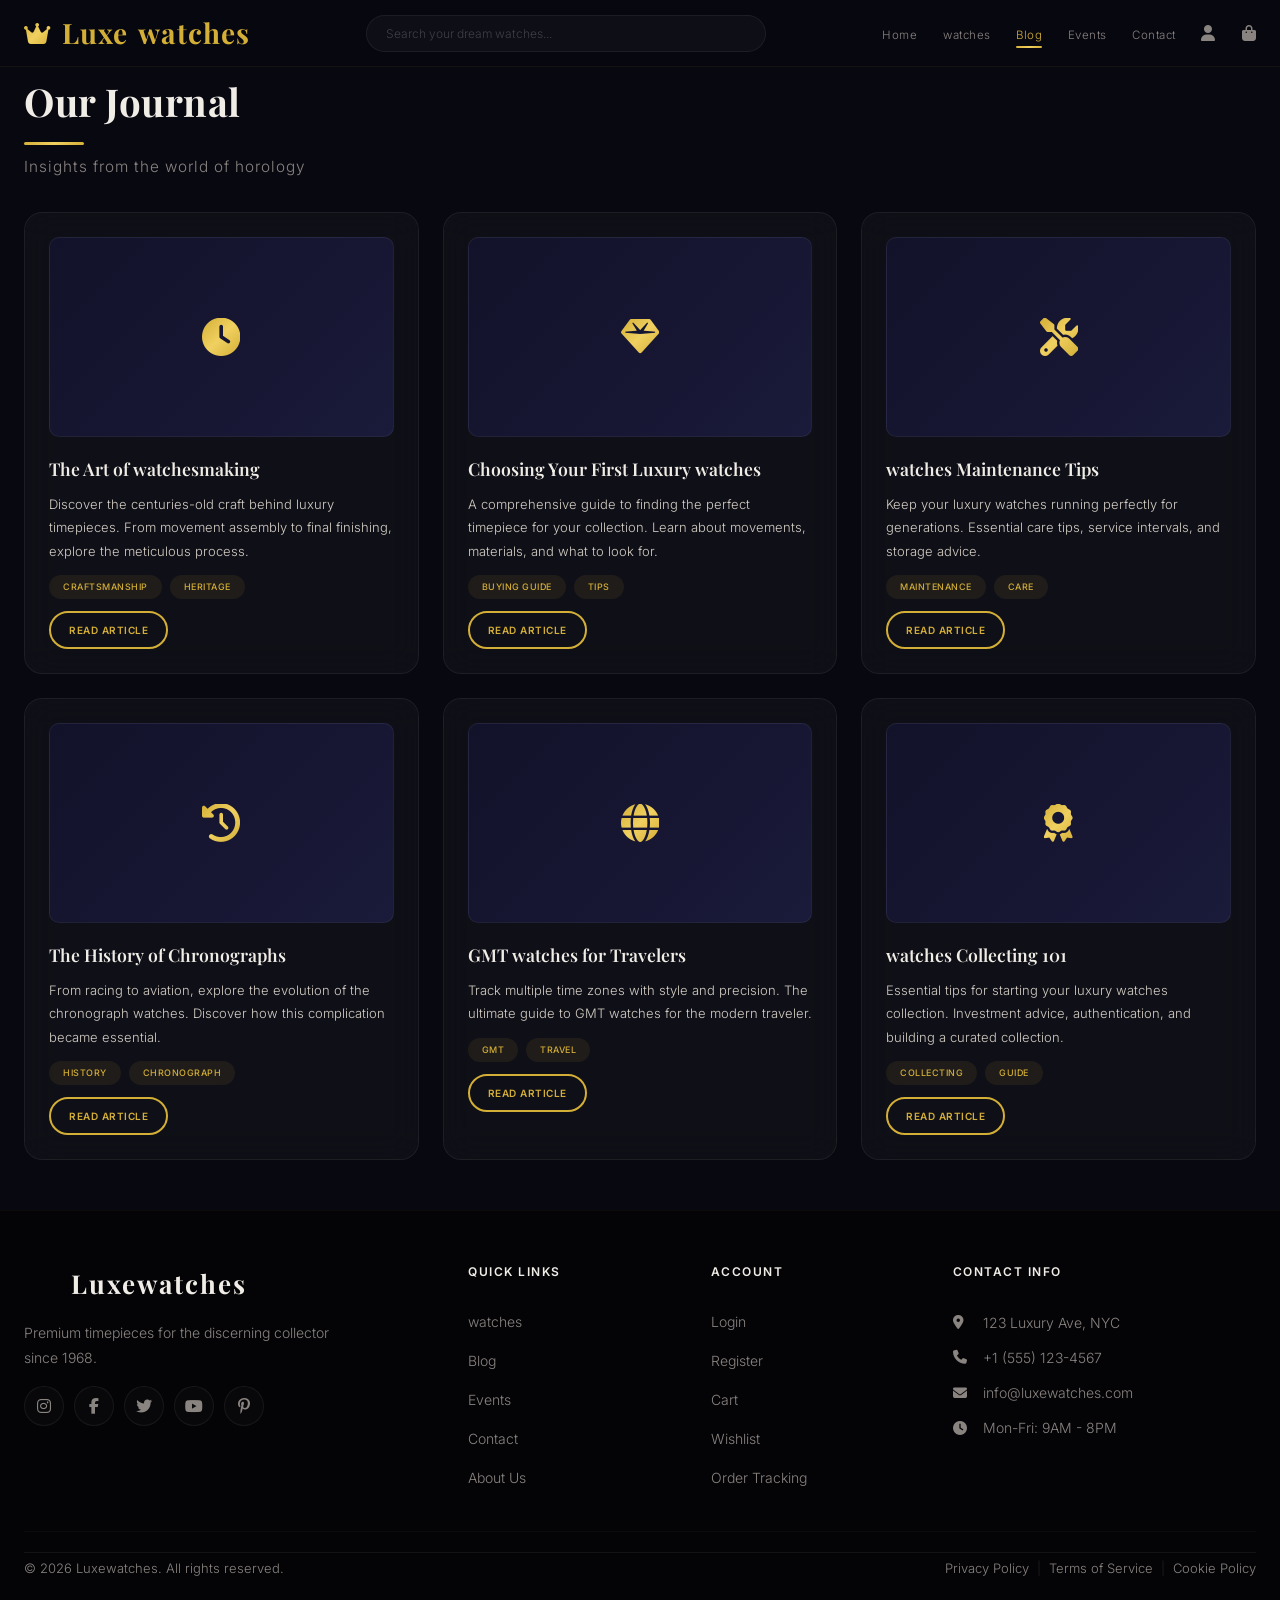
<file: blog.html>
<!DOCTYPE html>
<html lang="en">
<head>
    <meta charset="UTF-8" />
    <meta name="viewport" content="width=device-width, initial-scale=1.0"/>
    <title>Luxewatches - Blog</title>
    <link rel="stylesheet" href="reset.css" />
    <link rel="stylesheet" href="styles.css" />
        
    <!-- Favicon -->
    <link rel="icon" type="image/png" sizes="32x32" href="favicon.png">
    <link rel="icon" type="image/png" sizes="16x16" href="favicon.png">
    <link rel="icon" type="image/x-icon" href="favicon.ico">    <link rel="icon" type="image/svg+xml" href="data:image/svg+xml,%3Csvg xmlns='http://www.w3.org/2000/svg' viewBox='0 0 100 100'%3E%3Crect width='100' height='100' rx='20' fill='%23050508'/%3E%3Ctext x='50' y='68' text-anchor='middle' font-size='55' font-family='Arial, sans-serif' fill='%23d4af37' font-weight='bold'%3EL%3C/text%3E%3C/svg%3E">
    <link rel="apple-touch-icon" href="data:image/svg+xml,%3Csvg xmlns='http://www.w3.org/2000/svg' viewBox='0 0 100 100'%3E%3Crect width='100' height='100' rx='20' fill='%23050508'/%3E%3Ctext x='50' y='68' text-anchor='middle' font-size='55' font-family='Arial, sans-serif' fill='%23d4af37' font-weight='bold'%3EL%3C/text%3E%3C/svg%3E">
    <link rel="stylesheet" href="https://cdnjs.cloudflare.com/ajax/libs/font-awesome/6.4.0/css/all.min.css" />
    <link href="https://fonts.googleapis.com/css2?family=Playfair+Display:wght@400;500;600;700;800;900&family=Inter:wght@200;300;400;500;600;700&display=swap" rel="stylesheet">
</head>
<body>
    <header>
        <div class="container header-inner">
            <button class="hamburger" aria-label="Menu">
                <span></span><span></span><span></span>
            </button>
            <a href="home.html" class="logo"><i class="fas fa-crown"></i>Luxe<span>watches</span></a>
            
            <div class="search-container">
                <input type="text" id="searchInput" placeholder="Search your dream watches..." />
                <div class="search-results" id="searchResults"></div>
            </div>
            
            <ul class="nav-links">
                <li><a href="home.html">Home</a></li>
                <li><a href="product-list.html">watches</a></li>
                <li><a href="blog.html" class="active">Blog</a></li>
                <li><a href="events.html">Events</a></li>
                <li><a href="contact.html">Contact</a></li>
                <li><a href="login.html"><i class="fas fa-user"></i></a></li>
                <li>
                    <a href="cart.html" class="cart-icon">
                        <i class="fas fa-shopping-bag"></i>
                        <span class="cart-badge">0</span>
                    </a>
                </li>
            </ul>
        </div>
    </header>

    <section class="container mt-3 mb-3">
        <h1 class="section-title">Our <span class="gold">Journal</span></h1>
        <p class="section-subtitle">Insights from the world of horology</p>
        <div class="blog-grid" id="blogGrid"></div>
    </section>

  <!-- Footer -->
<footer>
    <div class="container">
        <div class="footer-grid">
            <!-- Brand Column -->
            <div class="footer-brand">
                <div class="footer-logo">
                    <i class="fas fa-crown"></i> Luxewatches
                </div>
                <p>Premium timepieces for the discerning collector since 1968.</p>
                <div class="footer-social">
                    <a href="#"><i class="fab fa-instagram"></i></a>
                    <a href="#"><i class="fab fa-facebook-f"></i></a>
                    <a href="#"><i class="fab fa-twitter"></i></a>
                    <a href="#"><i class="fab fa-youtube"></i></a>
                    <a href="#"><i class="fab fa-pinterest-p"></i></a>
                </div>
            </div>

            <!-- Quick Links -->
            <div class="footer-links-wrapper">
                <div class="footer-links">
                    <h4>Quick Links</h4>
                    <a href="product-list.html">watches</a>
                    <a href="blog.html">Blog</a>
                    <a href="events.html">Events</a>
                    <a href="contact.html">Contact</a>
                    <a href="#">About Us</a>
                </div>
            </div>

            <!-- Account -->
            <div class="footer-account">
                <h4>Account</h4>
                <a href="login.html">Login</a>
                <a href="register.html">Register</a>
                <a href="cart.html">Cart</a>
                <a href="#">Wishlist</a>
                <a href="#">Order Tracking</a>
            </div>

            <!-- Contact Info -->
            <div class="footer-contact">
                <h4>Contact Info</h4>
                <p><i class="fas fa-map-marker-alt"></i> 123 Luxury Ave, NYC</p>
                <p><i class="fas fa-phone"></i> +1 (555) 123-4567</p>
                <p><i class="fas fa-envelope"></i> info@luxewatches.com</p>
                <p><i class="fas fa-clock"></i> Mon-Fri: 9AM - 8PM</p>
            </div>
        </div>

        <!-- Footer Bottom -->
        <div class="footer-bottom">
            <span>&copy; 2026 Luxewatches. All rights reserved.</span>
            <div class="footer-bottom-links">
                <a href="#">Privacy Policy</a>
                <span class="separator">|</span>
                <a href="#">Terms of Service</a>
                <span class="separator">|</span>
                <a href="#">Cookie Policy</a>
            </div>
        </div>
    </div>
</footer>

    <script src="data.js"></script>
    <script src="main.js"></script>
</body>
</html>
</file>
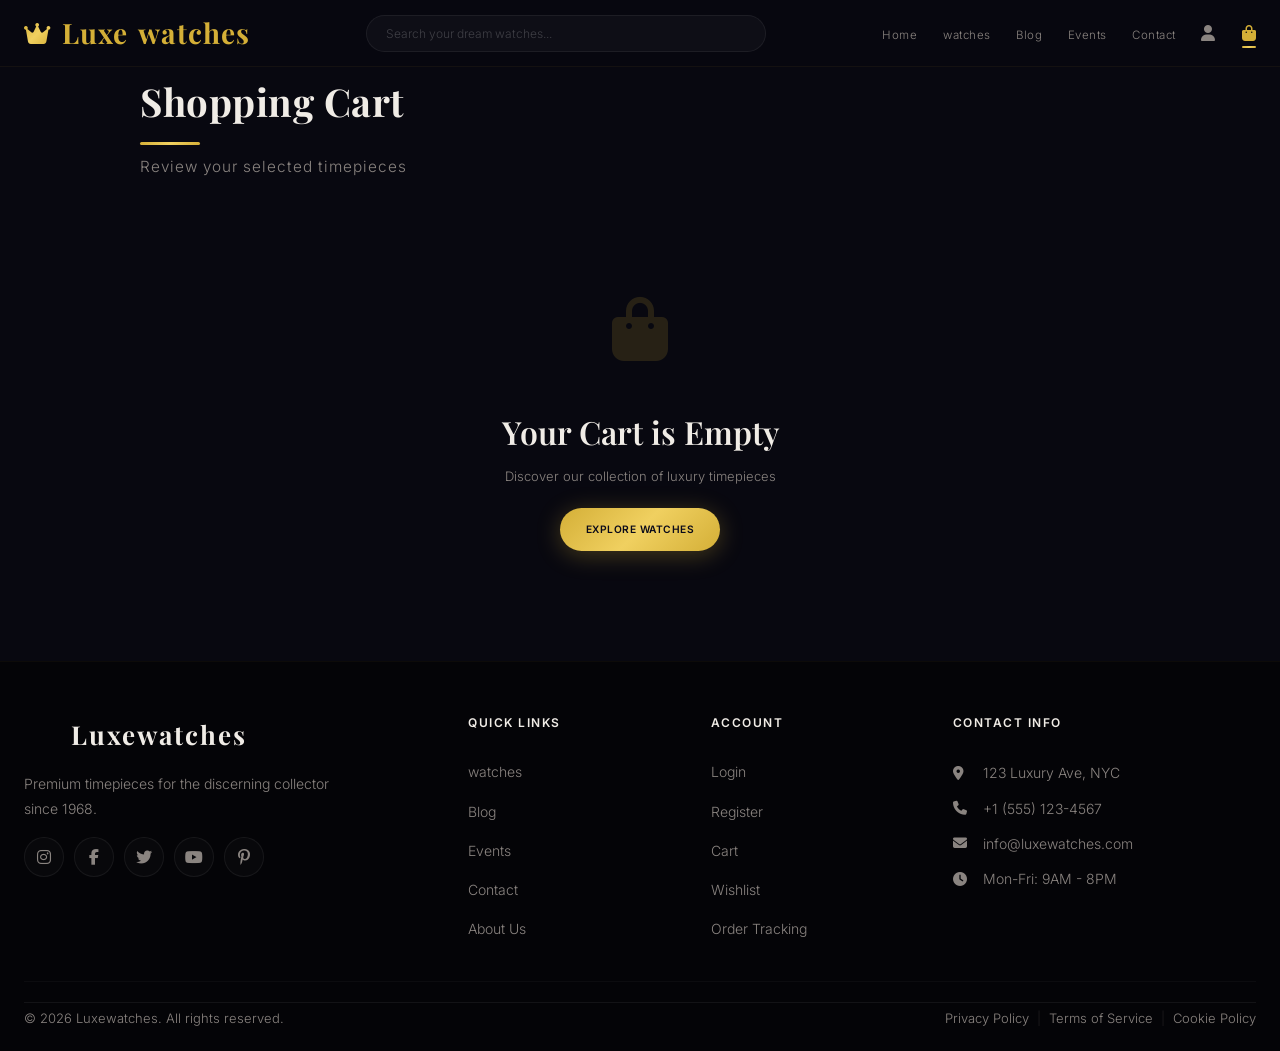
<file: cart.html>
<!DOCTYPE html>
<html lang="en">
<head>
    <meta charset="UTF-8" />
    <meta name="viewport" content="width=device-width, initial-scale=1.0"/>
    <title>Luxewatches - Shopping Cart</title>
    <link rel="stylesheet" href="reset.css" />
    <link rel="stylesheet" href="styles.css" />
        
    <!-- Favicon -->
    <link rel="icon" type="image/png" sizes="32x32" href="favicon.png">
    <link rel="icon" type="image/png" sizes="16x16" href="favicon.png">
    <link rel="icon" type="image/x-icon" href="favicon.ico">    <link rel="icon" type="image/svg+xml" href="data:image/svg+xml,%3Csvg xmlns='http://www.w3.org/2000/svg' viewBox='0 0 100 100'%3E%3Crect width='100' height='100' rx='20' fill='%23050508'/%3E%3Ctext x='50' y='68' text-anchor='middle' font-size='55' font-family='Arial, sans-serif' fill='%23d4af37' font-weight='bold'%3EL%3C/text%3E%3C/svg%3E">
    <link rel="apple-touch-icon" href="data:image/svg+xml,%3Csvg xmlns='http://www.w3.org/2000/svg' viewBox='0 0 100 100'%3E%3Crect width='100' height='100' rx='20' fill='%23050508'/%3E%3Ctext x='50' y='68' text-anchor='middle' font-size='55' font-family='Arial, sans-serif' fill='%23d4af37' font-weight='bold'%3EL%3C/text%3E%3C/svg%3E">
    <link rel="stylesheet" href="https://cdnjs.cloudflare.com/ajax/libs/font-awesome/6.4.0/css/all.min.css" />
    <link href="https://fonts.googleapis.com/css2?family=Playfair+Display:wght@400;500;600;700;800;900&family=Inter:wght@200;300;400;500;600;700&display=swap" rel="stylesheet">
</head>
<body>
    <header>
        <div class="container header-inner">
            <button class="hamburger" aria-label="Menu">
                <span></span><span></span><span></span>
            </button>
            <a href="home.html" class="logo"><i class="fas fa-crown"></i>Luxe<span>watches</span></a>
            
            <div class="search-container">
                <input type="text" id="searchInput" placeholder="Search your dream watches..." />
                <div class="search-results" id="searchResults"></div>
            </div>
            
            <ul class="nav-links">
                <li><a href="home.html">Home</a></li>
                <li><a href="product-list.html">watches</a></li>
                <li><a href="blog.html">Blog</a></li>
                <li><a href="events.html">Events</a></li>
                <li><a href="contact.html">Contact</a></li>
                <li><a href="login.html"><i class="fas fa-user"></i></a></li>
                <li>
                    <a href="cart.html" class="cart-icon">
                        <i class="fas fa-shopping-bag"></i>
                        <span class="cart-badge">0</span>
                    </a>
                </li>
            </ul>
        </div>
    </header>

    <section class="container mt-3 mb-3">
        <div class="cart-page">
            <div class="cart-header">
                <h1 class="section-title">Shopping <span class="gold">Cart</span></h1>
                <p class="section-subtitle">Review your selected timepieces</p>
            </div>
            <div id="cart-container"></div>
        </div>
    </section>

<!-- Footer -->
<footer>
    <div class="container">
        <div class="footer-grid">
            <!-- Brand Column -->
            <div class="footer-brand">
                <div class="footer-logo">
                    <i class="fas fa-crown"></i> Luxewatches
                </div>
                <p>Premium timepieces for the discerning collector since 1968.</p>
                <div class="footer-social">
                    <a href="#"><i class="fab fa-instagram"></i></a>
                    <a href="#"><i class="fab fa-facebook-f"></i></a>
                    <a href="#"><i class="fab fa-twitter"></i></a>
                    <a href="#"><i class="fab fa-youtube"></i></a>
                    <a href="#"><i class="fab fa-pinterest-p"></i></a>
                </div>
            </div>

            <!-- Quick Links -->
            <div class="footer-links-wrapper">
                <div class="footer-links">
                    <h4>Quick Links</h4>
                    <a href="product-list.html">watches</a>
                    <a href="blog.html">Blog</a>
                    <a href="events.html">Events</a>
                    <a href="contact.html">Contact</a>
                    <a href="#">About Us</a>
                </div>
            </div>

            <!-- Account -->
            <div class="footer-account">
                <h4>Account</h4>
                <a href="login.html">Login</a>
                <a href="register.html">Register</a>
                <a href="cart.html">Cart</a>
                <a href="#">Wishlist</a>
                <a href="#">Order Tracking</a>
            </div>

            <!-- Contact Info -->
            <div class="footer-contact">
                <h4>Contact Info</h4>
                <p><i class="fas fa-map-marker-alt"></i> 123 Luxury Ave, NYC</p>
                <p><i class="fas fa-phone"></i> +1 (555) 123-4567</p>
                <p><i class="fas fa-envelope"></i> info@luxewatches.com</p>
                <p><i class="fas fa-clock"></i> Mon-Fri: 9AM - 8PM</p>
            </div>
        </div>

        <!-- Footer Bottom -->
        <div class="footer-bottom">
            <span>&copy; 2026 Luxewatches. All rights reserved.</span>
            <div class="footer-bottom-links">
                <a href="#">Privacy Policy</a>
                <span class="separator">|</span>
                <a href="#">Terms of Service</a>
                <span class="separator">|</span>
                <a href="#">Cookie Policy</a>
            </div>
        </div>
    </div>
</footer>
    <script src="data.js"></script>
    <script src="main.js"></script>
</body>
</html>
</file>
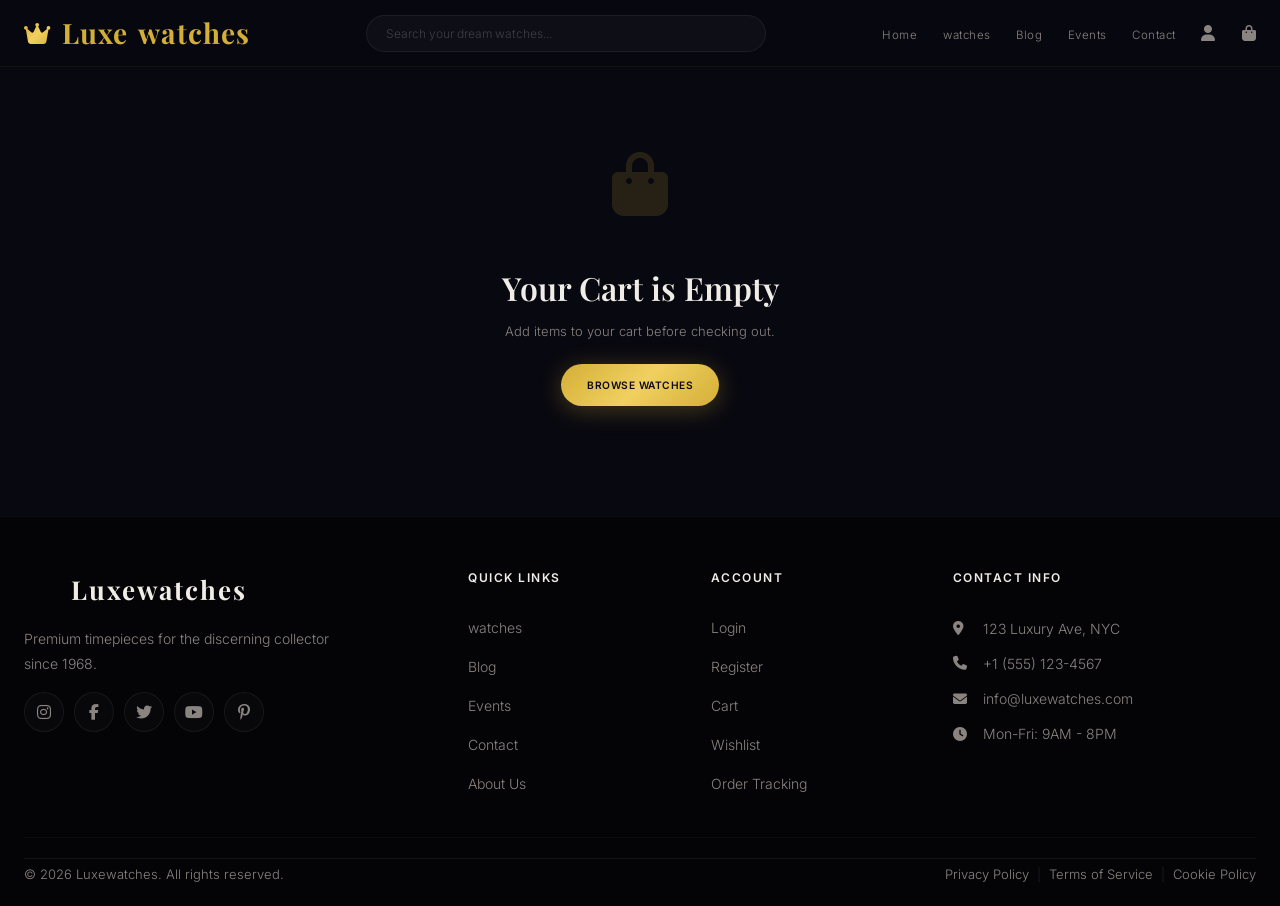
<file: checkout.html>
<!DOCTYPE html>
<html lang="en">
<head>
    <meta charset="UTF-8" />
    <meta name="viewport" content="width=device-width, initial-scale=1.0"/>
    <title>Luxewatches - Checkout</title>
    <link rel="stylesheet" href="reset.css" />
    <link rel="stylesheet" href="styles.css" />
        
    <!-- Favicon -->
    <link rel="icon" type="image/png" sizes="32x32" href="favicon.png">
    <link rel="icon" type="image/png" sizes="16x16" href="favicon.png">
    <link rel="icon" type="image/x-icon" href="favicon.ico">    <link rel="icon" type="image/svg+xml" href="data:image/svg+xml,%3Csvg xmlns='http://www.w3.org/2000/svg' viewBox='0 0 100 100'%3E%3Crect width='100' height='100' rx='20' fill='%23050508'/%3E%3Ctext x='50' y='68' text-anchor='middle' font-size='55' font-family='Arial, sans-serif' fill='%23d4af37' font-weight='bold'%3EL%3C/text%3E%3C/svg%3E">
    <link rel="apple-touch-icon" href="data:image/svg+xml,%3Csvg xmlns='http://www.w3.org/2000/svg' viewBox='0 0 100 100'%3E%3Crect width='100' height='100' rx='20' fill='%23050508'/%3E%3Ctext x='50' y='68' text-anchor='middle' font-size='55' font-family='Arial, sans-serif' fill='%23d4af37' font-weight='bold'%3EL%3C/text%3E%3C/svg%3E">
    <link rel="stylesheet" href="https://cdnjs.cloudflare.com/ajax/libs/font-awesome/6.4.0/css/all.min.css" />
    <link href="https://fonts.googleapis.com/css2?family=Playfair+Display:wght@400;500;600;700;800;900&family=Inter:wght@200;300;400;500;600;700&display=swap" rel="stylesheet">
</head>
<body>
    <header>
        <div class="container header-inner">
            <button class="hamburger" aria-label="Menu">
                <span></span><span></span><span></span>
            </button>
            <a href="home.html" class="logo"><i class="fas fa-crown"></i>Luxe<span>watches</span></a>
            
            <div class="search-container">
                <input type="text" id="searchInput" placeholder="Search your dream watches..." />
                <div class="search-results" id="searchResults"></div>
            </div>
            
            <ul class="nav-links">
                <li><a href="home.html">Home</a></li>
                <li><a href="product-list.html">watches</a></li>
                <li><a href="blog.html">Blog</a></li>
                <li><a href="events.html">Events</a></li>
                <li><a href="contact.html">Contact</a></li>
                <li><a href="login.html"><i class="fas fa-user"></i></a></li>
                <li>
                    <a href="cart.html" class="cart-icon">
                        <i class="fas fa-shopping-bag"></i>
                        <span class="cart-badge">0</span>
                    </a>
                </li>
            </ul>
        </div>
    </header>

    <section class="container mt-3 mb-3" id="checkout-container">
        <div class="checkout-grid">
            <div class="glass-card">
                <h2 class="section-title">Checkout</h2>
                <form id="checkout-form">
                    <div class="form-row">
                        <div class="form-group">
                            <label for="full-name">Full Name <span class="required">*</span></label>
                            <input type="text" id="full-name" placeholder="John Doe" required />
                        </div>
                        <div class="form-group">
                            <label for="email">Email <span class="required">*</span></label>
                            <input type="email" id="email" placeholder="john@example.com" required />
                        </div>
                    </div>
                    <div class="form-group">
                        <label for="address">Shipping Address <span class="required">*</span></label>
                        <input type="text" id="address" placeholder="123 Main St, City, Country" required />
                    </div>
                    <div class="form-row">
                        <div class="form-group">
                            <label for="card-number">Card Number <span class="required">*</span></label>
                            <input type="text" id="card-number" placeholder="4242 4242 4242 4242" required />
                        </div>
                        <div class="form-group">
                            <label for="expiry">Expiry Date <span class="required">*</span></label>
                            <input type="text" id="expiry" placeholder="MM/YY" required />
                        </div>
                    </div>
                    <div class="form-row">
                        <div class="form-group">
                            <label for="cvv">CVV <span class="required">*</span></label>
                            <input type="text" id="cvv" placeholder="123" required />
                        </div>
                        <div class="form-group">
                            <label for="phone">Phone</label>
                            <input type="text" id="phone" placeholder="+1 234 567 890" />
                        </div>
                    </div>
                    <button type="submit" class="btn btn-gold btn-block">Place Order</button>
                </form>
            </div>
            <div class="glass-card" id="order-summary"></div>
        </div>
    </section>
<!-- Footer -->
<footer>
    <div class="container">
        <div class="footer-grid">
            <!-- Brand Column -->
            <div class="footer-brand">
                <div class="footer-logo">
                    <i class="fas fa-crown"></i> Luxewatches
                </div>
                <p>Premium timepieces for the discerning collector since 1968.</p>
                <div class="footer-social">
                    <a href="#"><i class="fab fa-instagram"></i></a>
                    <a href="#"><i class="fab fa-facebook-f"></i></a>
                    <a href="#"><i class="fab fa-twitter"></i></a>
                    <a href="#"><i class="fab fa-youtube"></i></a>
                    <a href="#"><i class="fab fa-pinterest-p"></i></a>
                </div>
            </div>

            <!-- Quick Links -->
            <div class="footer-links-wrapper">
                <div class="footer-links">
                    <h4>Quick Links</h4>
                    <a href="product-list.html">watches</a>
                    <a href="blog.html">Blog</a>
                    <a href="events.html">Events</a>
                    <a href="contact.html">Contact</a>
                    <a href="#">About Us</a>
                </div>
            </div>

            <!-- Account -->
            <div class="footer-account">
                <h4>Account</h4>
                <a href="login.html">Login</a>
                <a href="register.html">Register</a>
                <a href="cart.html">Cart</a>
                <a href="#">Wishlist</a>
                <a href="#">Order Tracking</a>
            </div>

            <!-- Contact Info -->
            <div class="footer-contact">
                <h4>Contact Info</h4>
                <p><i class="fas fa-map-marker-alt"></i> 123 Luxury Ave, NYC</p>
                <p><i class="fas fa-phone"></i> +1 (555) 123-4567</p>
                <p><i class="fas fa-envelope"></i> info@luxewatches.com</p>
                <p><i class="fas fa-clock"></i> Mon-Fri: 9AM - 8PM</p>
            </div>
        </div>

        <!-- Footer Bottom -->
        <div class="footer-bottom">
            <span>&copy; 2026 Luxewatches. All rights reserved.</span>
            <div class="footer-bottom-links">
                <a href="#">Privacy Policy</a>
                <span class="separator">|</span>
                <a href="#">Terms of Service</a>
                <span class="separator">|</span>
                <a href="#">Cookie Policy</a>
            </div>
        </div>
    </div>
</footer>
    <script src="data.js"></script>
    <script src="main.js"></script>
</body>
</html>
</file>
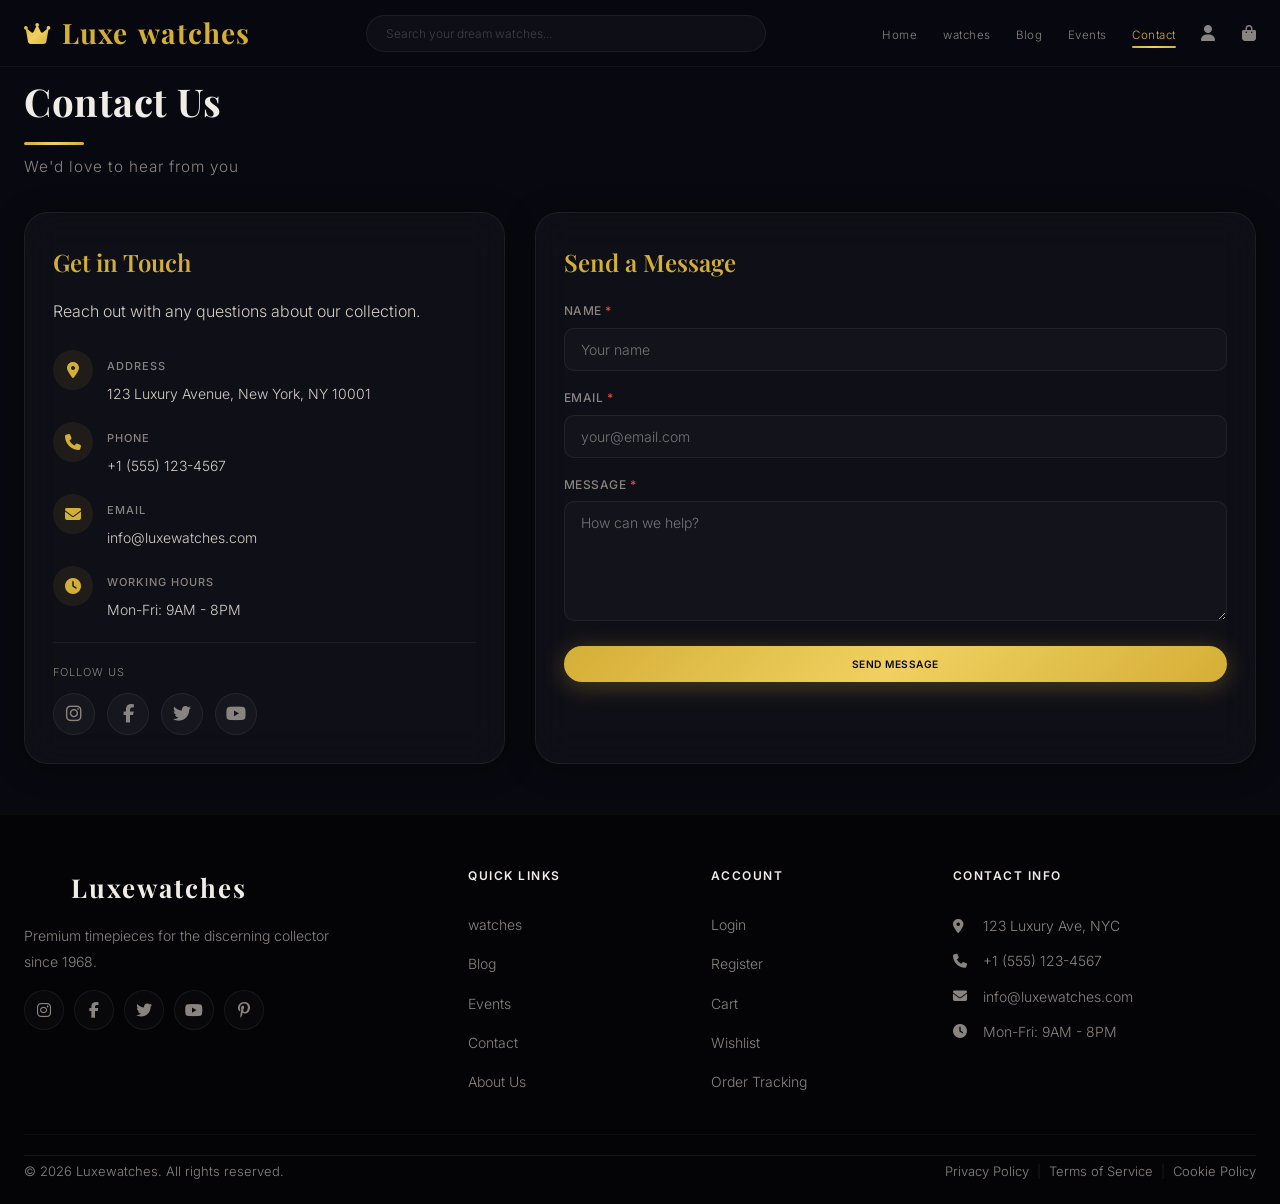
<file: contact.html>
<!DOCTYPE html>
<html lang="en">
<head>
    <meta charset="UTF-8" />
    <meta name="viewport" content="width=device-width, initial-scale=1.0"/>
    <title>Luxewatches - Contact</title>
    <link rel="stylesheet" href="reset.css" />
    <link rel="stylesheet" href="styles.css" />
        
    <!-- Favicon -->
    <link rel="icon" type="image/png" sizes="32x32" href="favicon.png">
    <link rel="icon" type="image/png" sizes="16x16" href="favicon.png">
    <link rel="icon" type="image/x-icon" href="favicon.ico">    <link rel="icon" type="image/svg+xml" href="data:image/svg+xml,%3Csvg xmlns='http://www.w3.org/2000/svg' viewBox='0 0 100 100'%3E%3Crect width='100' height='100' rx='20' fill='%23050508'/%3E%3Ctext x='50' y='68' text-anchor='middle' font-size='55' font-family='Arial, sans-serif' fill='%23d4af37' font-weight='bold'%3EL%3C/text%3E%3C/svg%3E">
    <link rel="apple-touch-icon" href="data:image/svg+xml,%3Csvg xmlns='http://www.w3.org/2000/svg' viewBox='0 0 100 100'%3E%3Crect width='100' height='100' rx='20' fill='%23050508'/%3E%3Ctext x='50' y='68' text-anchor='middle' font-size='55' font-family='Arial, sans-serif' fill='%23d4af37' font-weight='bold'%3EL%3C/text%3E%3C/svg%3E">
    <link rel="stylesheet" href="https://cdnjs.cloudflare.com/ajax/libs/font-awesome/6.4.0/css/all.min.css" />
    <link href="https://fonts.googleapis.com/css2?family=Playfair+Display:wght@400;500;600;700;800;900&family=Inter:wght@200;300;400;500;600;700&display=swap" rel="stylesheet">
</head>
<body>
    <header>
        <div class="container header-inner">
            <button class="hamburger" aria-label="Menu">
                <span></span><span></span><span></span>
            </button>
            <a href="home.html" class="logo"><i class="fas fa-crown"></i>Luxe<span>watches</span></a>
            
            <div class="search-container">
                <input type="text" id="searchInput" placeholder="Search your dream watches..." />
                <div class="search-results" id="searchResults"></div>
            </div>
            
            <ul class="nav-links">
                <li><a href="home.html">Home</a></li>
                <li><a href="product-list.html">watches</a></li>
                <li><a href="blog.html">Blog</a></li>
                <li><a href="events.html">Events</a></li>
                <li><a href="contact.html" class="active">Contact</a></li>
                <li><a href="login.html"><i class="fas fa-user"></i></a></li>
                <li>
                    <a href="cart.html" class="cart-icon">
                        <i class="fas fa-shopping-bag"></i>
                        <span class="cart-badge">0</span>
                    </a>
                </li>
            </ul>
        </div>
    </header>

    <section class="container mt-3 mb-3">
        <h1 class="section-title">Contact <span class="gold">Us</span></h1>
        <p class="section-subtitle">We'd love to hear from you</p>
        
        <div class="contact-grid">
            <div class="glass-card contact-info">
                <h3>Get in Touch</h3>
                <p style="color: var(--text-secondary); margin: 0.8rem 0 1.5rem 0; font-weight: 300;">
                    Reach out with any questions about our collection.
                </p>
                
                <div class="contact-details">
                    <div class="contact-item">
                        <div class="contact-icon">
                            <i class="fas fa-map-marker-alt"></i>
                        </div>
                        <div class="contact-text">
                            <span>Address</span>
                            <p>123 Luxury Avenue, New York, NY 10001</p>
                        </div>
                    </div>
                    
                    <div class="contact-item">
                        <div class="contact-icon">
                            <i class="fas fa-phone"></i>
                        </div>
                        <div class="contact-text">
                            <span>Phone</span>
                            <p>+1 (555) 123-4567</p>
                        </div>
                    </div>
                    
                    <div class="contact-item">
                        <div class="contact-icon">
                            <i class="fas fa-envelope"></i>
                        </div>
                        <div class="contact-text">
                            <span>Email</span>
                            <p>info@luxewatches.com</p>
                        </div>
                    </div>
                    
                    <div class="contact-item">
                        <div class="contact-icon">
                            <i class="fas fa-clock"></i>
                        </div>
                        <div class="contact-text">
                            <span>Working Hours</span>
                            <p>Mon-Fri: 9AM - 8PM</p>
                        </div>
                    </div>
                </div>
                
                <div class="contact-social">
                    <span style="color: var(--text-muted); font-size: 11px; text-transform: uppercase; letter-spacing: 1px; display: block; margin-bottom: 10px;">Follow Us</span>
                    <div class="social-links">
                        <a href="#"><i class="fab fa-instagram"></i></a>
                        <a href="#"><i class="fab fa-facebook-f"></i></a>
                        <a href="#"><i class="fab fa-twitter"></i></a>
                        <a href="#"><i class="fab fa-youtube"></i></a>
                    </div>
                </div>
            </div>

            <div class="glass-card contact-form">
                <h3>Send a Message</h3>
                <form id="contact-form">
                    <div class="form-group">
                        <label for="contact-name">Name <span class="required">*</span></label>
                        <input type="text" id="contact-name" placeholder="Your name" required />
                    </div>
                    <div class="form-group">
                        <label for="contact-email">Email <span class="required">*</span></label>
                        <input type="email" id="contact-email" placeholder="your@email.com" required />
                    </div>
                    <div class="form-group">
                        <label for="contact-message">Message <span class="required">*</span></label>
                        <textarea id="contact-message" placeholder="How can we help?" required></textarea>
                    </div>
                    <button type="submit" class="btn btn-gold btn-block">Send Message</button>
                </form>
            </div>
        </div>
    </section>

   <!-- Footer -->
<footer>
    <div class="container">
        <div class="footer-grid">
            <!-- Brand Column -->
            <div class="footer-brand">
                <div class="footer-logo">
                    <i class="fas fa-crown"></i> Luxewatches
                </div>
                <p>Premium timepieces for the discerning collector since 1968.</p>
                <div class="footer-social">
                    <a href="#"><i class="fab fa-instagram"></i></a>
                    <a href="#"><i class="fab fa-facebook-f"></i></a>
                    <a href="#"><i class="fab fa-twitter"></i></a>
                    <a href="#"><i class="fab fa-youtube"></i></a>
                    <a href="#"><i class="fab fa-pinterest-p"></i></a>
                </div>
            </div>

            <!-- Quick Links -->
            <div class="footer-links-wrapper">
                <div class="footer-links">
                    <h4>Quick Links</h4>
                    <a href="product-list.html">watches</a>
                    <a href="blog.html">Blog</a>
                    <a href="events.html">Events</a>
                    <a href="contact.html">Contact</a>
                    <a href="#">About Us</a>
                </div>
            </div>

            <!-- Account -->
            <div class="footer-account">
                <h4>Account</h4>
                <a href="login.html">Login</a>
                <a href="register.html">Register</a>
                <a href="cart.html">Cart</a>
                <a href="#">Wishlist</a>
                <a href="#">Order Tracking</a>
            </div>

            <!-- Contact Info -->
            <div class="footer-contact">
                <h4>Contact Info</h4>
                <p><i class="fas fa-map-marker-alt"></i> 123 Luxury Ave, NYC</p>
                <p><i class="fas fa-phone"></i> +1 (555) 123-4567</p>
                <p><i class="fas fa-envelope"></i> info@luxewatches.com</p>
                <p><i class="fas fa-clock"></i> Mon-Fri: 9AM - 8PM</p>
            </div>
        </div>

        <!-- Footer Bottom -->
        <div class="footer-bottom">
            <span>&copy; 2026 Luxewatches. All rights reserved.</span>
            <div class="footer-bottom-links">
                <a href="#">Privacy Policy</a>
                <span class="separator">|</span>
                <a href="#">Terms of Service</a>
                <span class="separator">|</span>
                <a href="#">Cookie Policy</a>
            </div>
        </div>
    </div>
</footer>

    <script src="data.js"></script>
    <script src="main.js"></script>
</body>
</html>
</file>
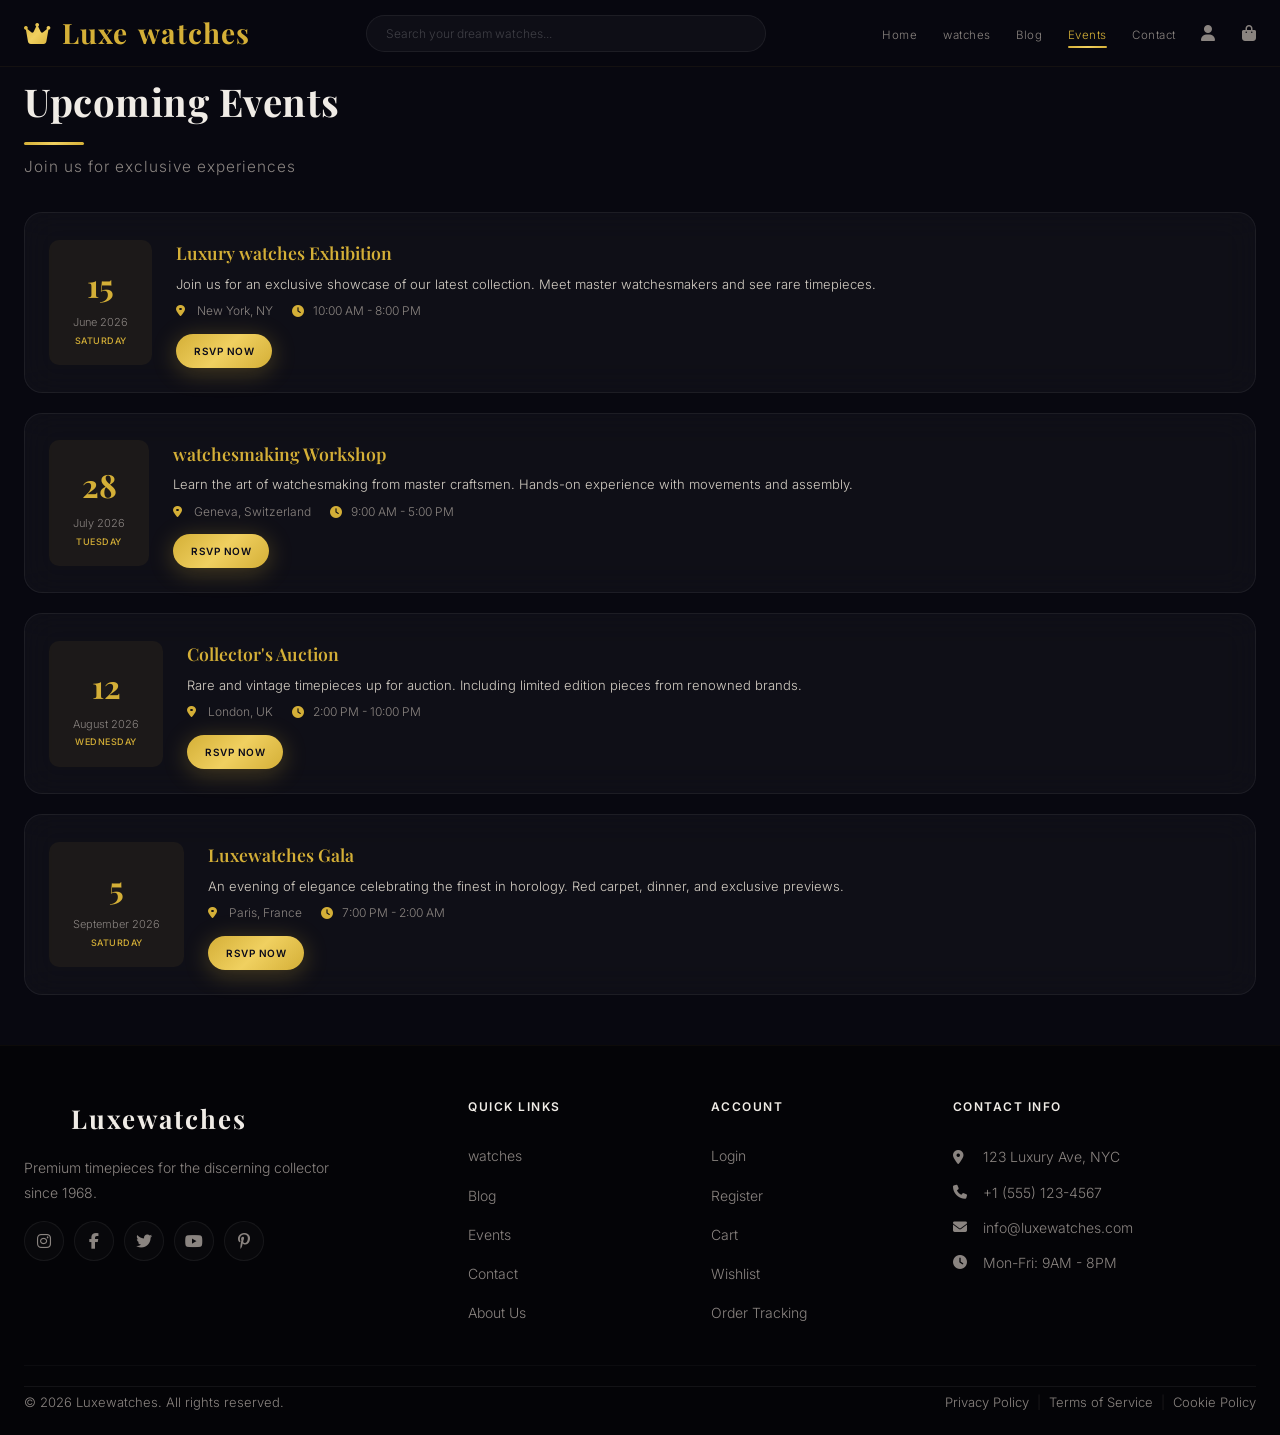
<file: events.html>
<!DOCTYPE html>
<html lang="en">
<head>
    <meta charset="UTF-8" />
    <meta name="viewport" content="width=device-width, initial-scale=1.0"/>
    <title>Luxewatches - Events</title>
    <link rel="stylesheet" href="reset.css" />
        
    <!-- Favicon -->
    <link rel="icon" type="image/png" sizes="32x32" href="favicon.png">
    <link rel="icon" type="image/png" sizes="16x16" href="favicon.png">
    <link rel="icon" type="image/x-icon" href="favicon.ico">
    <link rel="stylesheet" href="styles.css" />    <link rel="icon" type="image/svg+xml" href="data:image/svg+xml,%3Csvg xmlns='http://www.w3.org/2000/svg' viewBox='0 0 100 100'%3E%3Crect width='100' height='100' rx='20' fill='%23050508'/%3E%3Ctext x='50' y='68' text-anchor='middle' font-size='55' font-family='Arial, sans-serif' fill='%23d4af37' font-weight='bold'%3EL%3C/text%3E%3C/svg%3E">
    <link rel="apple-touch-icon" href="data:image/svg+xml,%3Csvg xmlns='http://www.w3.org/2000/svg' viewBox='0 0 100 100'%3E%3Crect width='100' height='100' rx='20' fill='%23050508'/%3E%3Ctext x='50' y='68' text-anchor='middle' font-size='55' font-family='Arial, sans-serif' fill='%23d4af37' font-weight='bold'%3EL%3C/text%3E%3C/svg%3E">
    <link rel="stylesheet" href="https://cdnjs.cloudflare.com/ajax/libs/font-awesome/6.4.0/css/all.min.css" />
    <link href="https://fonts.googleapis.com/css2?family=Playfair+Display:wght@400;500;600;700;800;900&family=Inter:wght@200;300;400;500;600;700&display=swap" rel="stylesheet">
</head>
<body>
    <header>
        <div class="container header-inner">
            <button class="hamburger" aria-label="Menu">
                <span></span><span></span><span></span>
            </button>
            <a href="home.html" class="logo"><i class="fas fa-crown"></i>Luxe<span>watches</span></a>
            
            <div class="search-container">
                <input type="text" id="searchInput" placeholder="Search your dream watches..." />
                <div class="search-results" id="searchResults"></div>
            </div>
            
            <ul class="nav-links">
                <li><a href="home.html">Home</a></li>
                <li><a href="product-list.html">watches</a></li>
                <li><a href="blog.html">Blog</a></li>
                <li><a href="events.html" class="active">Events</a></li>
                <li><a href="contact.html">Contact</a></li>
                <li><a href="login.html"><i class="fas fa-user"></i></a></li>
                <li>
                    <a href="cart.html" class="cart-icon">
                        <i class="fas fa-shopping-bag"></i>
                        <span class="cart-badge">0</span>
                    </a>
                </li>
            </ul>
        </div>
    </header>

    <section class="container mt-3 mb-3">
        <h1 class="section-title">Upcoming <span class="gold">Events</span></h1>
        <p class="section-subtitle">Join us for exclusive experiences</p>
        <div class="events-container" id="eventsContainer"></div>
    </section>

    <!-- Footer -->
<footer>
    <div class="container">
        <div class="footer-grid">
            <!-- Brand Column -->
            <div class="footer-brand">
                <div class="footer-logo">
                    <i class="fas fa-crown"></i> Luxewatches
                </div>
                <p>Premium timepieces for the discerning collector since 1968.</p>
                <div class="footer-social">
                    <a href="#"><i class="fab fa-instagram"></i></a>
                    <a href="#"><i class="fab fa-facebook-f"></i></a>
                    <a href="#"><i class="fab fa-twitter"></i></a>
                    <a href="#"><i class="fab fa-youtube"></i></a>
                    <a href="#"><i class="fab fa-pinterest-p"></i></a>
                </div>
            </div>

            <!-- Quick Links -->
            <div class="footer-links-wrapper">
                <div class="footer-links">
                    <h4>Quick Links</h4>
                    <a href="product-list.html">watches</a>
                    <a href="blog.html">Blog</a>
                    <a href="events.html">Events</a>
                    <a href="contact.html">Contact</a>
                    <a href="#">About Us</a>
                </div>
            </div>

            <!-- Account -->
            <div class="footer-account">
                <h4>Account</h4>
                <a href="login.html">Login</a>
                <a href="register.html">Register</a>
                <a href="cart.html">Cart</a>
                <a href="#">Wishlist</a>
                <a href="#">Order Tracking</a>
            </div>

            <!-- Contact Info -->
            <div class="footer-contact">
                <h4>Contact Info</h4>
                <p><i class="fas fa-map-marker-alt"></i> 123 Luxury Ave, NYC</p>
                <p><i class="fas fa-phone"></i> +1 (555) 123-4567</p>
                <p><i class="fas fa-envelope"></i> info@luxewatches.com</p>
                <p><i class="fas fa-clock"></i> Mon-Fri: 9AM - 8PM</p>
            </div>
        </div>

        <!-- Footer Bottom -->
        <div class="footer-bottom">
            <span>&copy; 2026 Luxewatches. All rights reserved.</span>
            <div class="footer-bottom-links">
                <a href="#">Privacy Policy</a>
                <span class="separator">|</span>
                <a href="#">Terms of Service</a>
                <span class="separator">|</span>
                <a href="#">Cookie Policy</a>
            </div>
        </div>
    </div>
</footer>
    <script src="data.js"></script>
    <script src="main.js"></script>
</body>
</html>
</file>
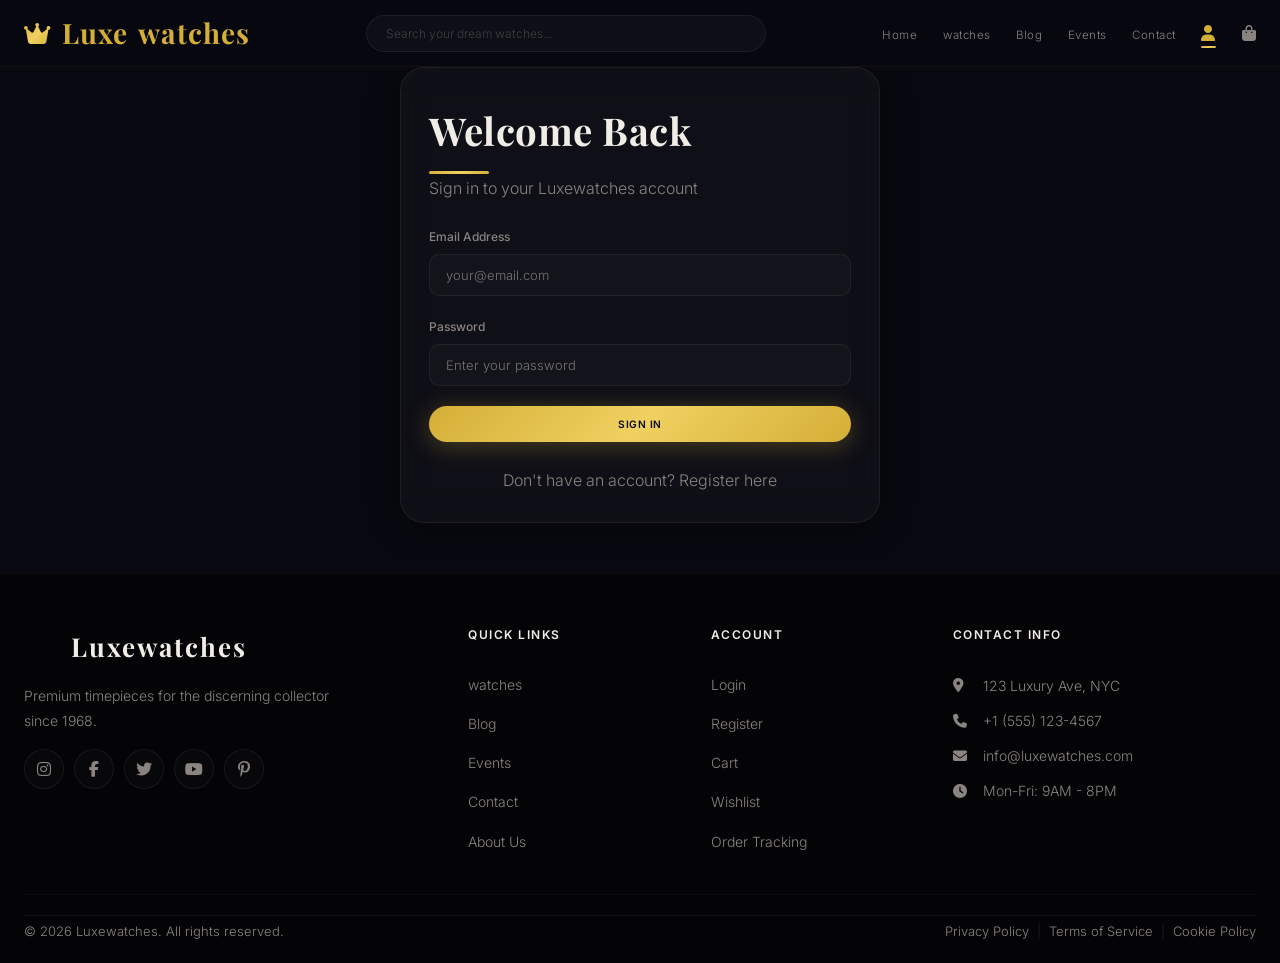
<file: login.html>
<!DOCTYPE html>
<html lang="en">
<head>
    <meta charset="UTF-8" />
    <meta name="viewport" content="width=device-width, initial-scale=1.0"/>
    <title>Luxewatches - Login</title>
    <link rel="stylesheet" href="reset.css" />
    <link rel="stylesheet" href="styles.css" />    <link rel="icon" type="image/svg+xml" href="data:image/svg+xml,%3Csvg xmlns='http://www.w3.org/2000/svg' viewBox='0 0 100 100'%3E%3Crect width='100' height='100' rx='20' fill='%23050508'/%3E%3Ctext x='50' y='68' text-anchor='middle' font-size='55' font-family='Arial, sans-serif' fill='%23d4af37' font-weight='bold'%3EL%3C/text%3E%3C/svg%3E">
    <link rel="apple-touch-icon" href="data:image/svg+xml,%3Csvg xmlns='http://www.w3.org/2000/svg' viewBox='0 0 100 100'%3E%3Crect width='100' height='100' rx='20' fill='%23050508'/%3E%3Ctext x='50' y='68' text-anchor='middle' font-size='55' font-family='Arial, sans-serif' fill='%23d4af37' font-weight='bold'%3EL%3C/text%3E%3C/svg%3E">
    <link rel="stylesheet" href="https://cdnjs.cloudflare.com/ajax/libs/font-awesome/6.4.0/css/all.min.css" />
    <link href="https://fonts.googleapis.com/css2?family=Playfair+Display:wght@400;500;600;700;800;900&family=Inter:wght@200;300;400;500;600;700&display=swap" rel="stylesheet">
</head>
<body>
    <header>
        <div class="container header-inner">
            <button class="hamburger" aria-label="Menu">
                <span></span><span></span><span></span>
            </button>
            <a href="home.html" class="logo"><i class="fas fa-crown"></i>Luxe<span>watches</span></a>
            
            <div class="search-container">
                <input type="text" id="searchInput" placeholder="Search your dream watches..." />
                <div class="search-results" id="searchResults"></div>
            </div>
            
            <ul class="nav-links">
                <li><a href="home.html">Home</a></li>
                <li><a href="product-list.html">watches</a></li>
                <li><a href="blog.html">Blog</a></li>
                <li><a href="events.html">Events</a></li>
                <li><a href="contact.html">Contact</a></li>
                <li><a href="login.html" class="active"><i class="fas fa-user"></i></a></li>
                <li>
                    <a href="cart.html" class="cart-icon">
                        <i class="fas fa-shopping-bag"></i>
                        <span class="cart-badge">0</span>
                    </a>
                </li>
            </ul>
        </div>
    </header>

    <section class="container mt-3 mb-3">
        <div style="max-width: 480px; margin: 0 auto;">
            <div class="glass-card">
                <h2 class="section-title">Welcome <span class="gold">Back</span></h2>
                <p style="color: var(--text-muted); margin-bottom: 1.5rem;">Sign in to your Luxewatches account</p>
                <form id="login-form">
                    <div class="form-group">
                        <label for="login-email">Email Address</label>
                        <input type="email" id="login-email" placeholder="your@email.com" required />
                    </div>
                    <div class="form-group">
                        <label for="login-password">Password</label>
                        <input type="password" id="login-password" placeholder="Enter your password" required />
                    </div>
                    <button type="submit" class="btn btn-gold btn-block">Sign In</button>
                </form>
                <p style="margin-top: 1.5rem; text-align: center; color: var(--text-muted);">
                    Don't have an account? <a href="register.html" style="color: var(--gold);">Register here</a>
                </p>
            </div>
        </div>
    </section>

  <!-- Footer -->
<footer>
    <div class="container">
        <div class="footer-grid">
            <!-- Brand Column -->
            <div class="footer-brand">
                <div class="footer-logo">
                    <i class="fas fa-crown"></i> Luxewatches
                </div>
                <p>Premium timepieces for the discerning collector since 1968.</p>
                <div class="footer-social">
                    <a href="#"><i class="fab fa-instagram"></i></a>
                    <a href="#"><i class="fab fa-facebook-f"></i></a>
                    <a href="#"><i class="fab fa-twitter"></i></a>
                    <a href="#"><i class="fab fa-youtube"></i></a>
                    <a href="#"><i class="fab fa-pinterest-p"></i></a>
                </div>
            </div>

            <!-- Quick Links -->
            <div class="footer-links-wrapper">
                <div class="footer-links">
                    <h4>Quick Links</h4>
                    <a href="product-list.html">watches</a>
                    <a href="blog.html">Blog</a>
                    <a href="events.html">Events</a>
                    <a href="contact.html">Contact</a>
                    <a href="#">About Us</a>
                </div>
            </div>

            <!-- Account -->
            <div class="footer-account">
                <h4>Account</h4>
                <a href="login.html">Login</a>
                <a href="register.html">Register</a>
                <a href="cart.html">Cart</a>
                <a href="#">Wishlist</a>
                <a href="#">Order Tracking</a>
            </div>

            <!-- Contact Info -->
            <div class="footer-contact">
                <h4>Contact Info</h4>
                <p><i class="fas fa-map-marker-alt"></i> 123 Luxury Ave, NYC</p>
                <p><i class="fas fa-phone"></i> +1 (555) 123-4567</p>
                <p><i class="fas fa-envelope"></i> info@luxewatches.com</p>
                <p><i class="fas fa-clock"></i> Mon-Fri: 9AM - 8PM</p>
            </div>
        </div>

        <!-- Footer Bottom -->
        <div class="footer-bottom">
            <span>&copy; 2026 Luxewatches. All rights reserved.</span>
            <div class="footer-bottom-links">
                <a href="#">Privacy Policy</a>
                <span class="separator">|</span>
                <a href="#">Terms of Service</a>
                <span class="separator">|</span>
                <a href="#">Cookie Policy</a>
            </div>
        </div>
    </div>
</footer>

    <script src="data.js"></script>
    <script src="main.js"></script>
</body>
</html>
</file>
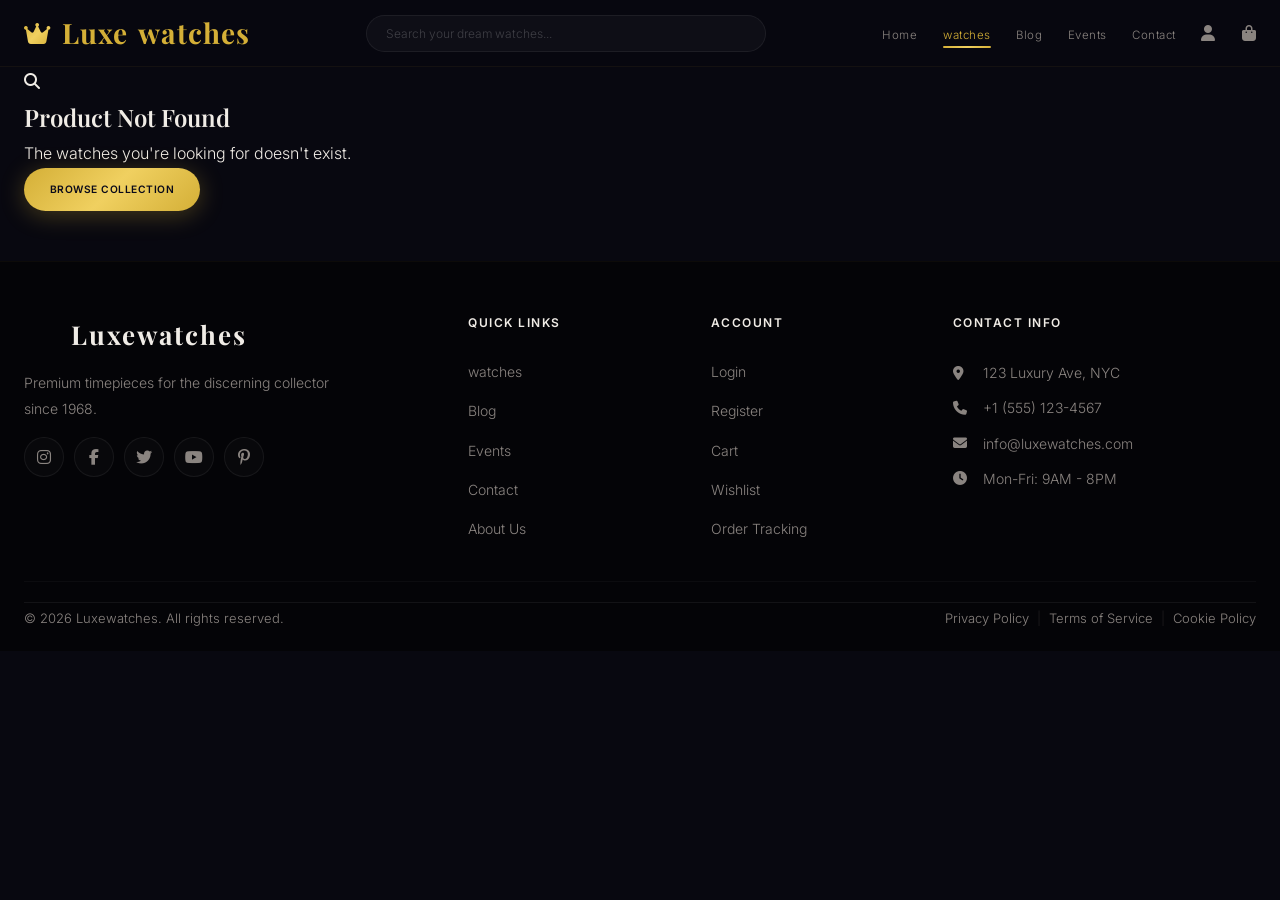
<file: product-detail.html>
<!DOCTYPE html>
<html lang="en">
<head>
    <meta charset="UTF-8" />
    <meta name="viewport" content="width=device-width, initial-scale=1.0"/>
    <title>Luxewatches - Product Detail</title>
    <link rel="stylesheet" href="reset.css" />
    <link rel="stylesheet" href="styles.css" />    <link rel="icon" type="image/svg+xml" href="data:image/svg+xml,%3Csvg xmlns='http://www.w3.org/2000/svg' viewBox='0 0 100 100'%3E%3Crect width='100' height='100' rx='20' fill='%23050508'/%3E%3Ctext x='50' y='68' text-anchor='middle' font-size='55' font-family='Arial, sans-serif' fill='%23d4af37' font-weight='bold'%3EL%3C/text%3E%3C/svg%3E">
    <link rel="apple-touch-icon" href="data:image/svg+xml,%3Csvg xmlns='http://www.w3.org/2000/svg' viewBox='0 0 100 100'%3E%3Crect width='100' height='100' rx='20' fill='%23050508'/%3E%3Ctext x='50' y='68' text-anchor='middle' font-size='55' font-family='Arial, sans-serif' fill='%23d4af37' font-weight='bold'%3EL%3C/text%3E%3C/svg%3E">
        
    <!-- Favicon -->
    <link rel="icon" type="image/png" sizes="32x32" href="favicon.png">
    <link rel="icon" type="image/png" sizes="16x16" href="favicon.png">
    <link rel="icon" type="image/x-icon" href="favicon.ico">
    <link rel="stylesheet" href="https://cdnjs.cloudflare.com/ajax/libs/font-awesome/6.4.0/css/all.min.css" />
    <link href="https://fonts.googleapis.com/css2?family=Playfair+Display:wght@400;500;600;700;800;900&family=Inter:wght@200;300;400;500;600;700&display=swap" rel="stylesheet">
</head>
<body>
    <header>
        <div class="container header-inner">
            <button class="hamburger" aria-label="Menu">
                <span></span><span></span><span></span>
            </button>
            <a href="home.html" class="logo"><i class="fas fa-crown"></i>Luxe<span>watches</span></a>
            
            <div class="search-container">
                <input type="text" id="searchInput" placeholder="Search your dream watches..." />
                <div class="search-results" id="searchResults"></div>
            </div>
            
            <ul class="nav-links">
                <li><a href="home.html">Home</a></li>
                <li><a href="product-list.html" class="active">watches</a></li>
                <li><a href="blog.html">Blog</a></li>
                <li><a href="events.html">Events</a></li>
                <li><a href="contact.html">Contact</a></li>
                <li><a href="login.html"><i class="fas fa-user"></i></a></li>
                <li>
                    <a href="cart.html" class="cart-icon">
                        <i class="fas fa-shopping-bag"></i>
                        <span class="cart-badge">0</span>
                    </a>
                </li>
            </ul>
        </div>
    </header>

    <section class="container mt-3 mb-3" id="product-detail"></section>
<!-- Footer -->
<footer>
    <div class="container">
        <div class="footer-grid">
            <!-- Brand Column -->
            <div class="footer-brand">
                <div class="footer-logo">
                    <i class="fas fa-crown"></i> Luxewatches
                </div>
                <p>Premium timepieces for the discerning collector since 1968.</p>
                <div class="footer-social">
                    <a href="#"><i class="fab fa-instagram"></i></a>
                    <a href="#"><i class="fab fa-facebook-f"></i></a>
                    <a href="#"><i class="fab fa-twitter"></i></a>
                    <a href="#"><i class="fab fa-youtube"></i></a>
                    <a href="#"><i class="fab fa-pinterest-p"></i></a>
                </div>
            </div>

            <!-- Quick Links -->
            <div class="footer-links-wrapper">
                <div class="footer-links">
                    <h4>Quick Links</h4>
                    <a href="product-list.html">watches</a>
                    <a href="blog.html">Blog</a>
                    <a href="events.html">Events</a>
                    <a href="contact.html">Contact</a>
                    <a href="#">About Us</a>
                </div>
            </div>

            <!-- Account -->
            <div class="footer-account">
                <h4>Account</h4>
                <a href="login.html">Login</a>
                <a href="register.html">Register</a>
                <a href="cart.html">Cart</a>
                <a href="#">Wishlist</a>
                <a href="#">Order Tracking</a>
            </div>

            <!-- Contact Info -->
            <div class="footer-contact">
                <h4>Contact Info</h4>
                <p><i class="fas fa-map-marker-alt"></i> 123 Luxury Ave, NYC</p>
                <p><i class="fas fa-phone"></i> +1 (555) 123-4567</p>
                <p><i class="fas fa-envelope"></i> info@luxewatches.com</p>
                <p><i class="fas fa-clock"></i> Mon-Fri: 9AM - 8PM</p>
            </div>
        </div>

        <!-- Footer Bottom -->
        <div class="footer-bottom">
            <span>&copy; 2026 Luxewatches. All rights reserved.</span>
            <div class="footer-bottom-links">
                <a href="#">Privacy Policy</a>
                <span class="separator">|</span>
                <a href="#">Terms of Service</a>
                <span class="separator">|</span>
                <a href="#">Cookie Policy</a>
            </div>
        </div>
    </div>
</footer>

    <script src="data.js"></script>
    <script src="main.js"></script>
</body>
</html>
</file>
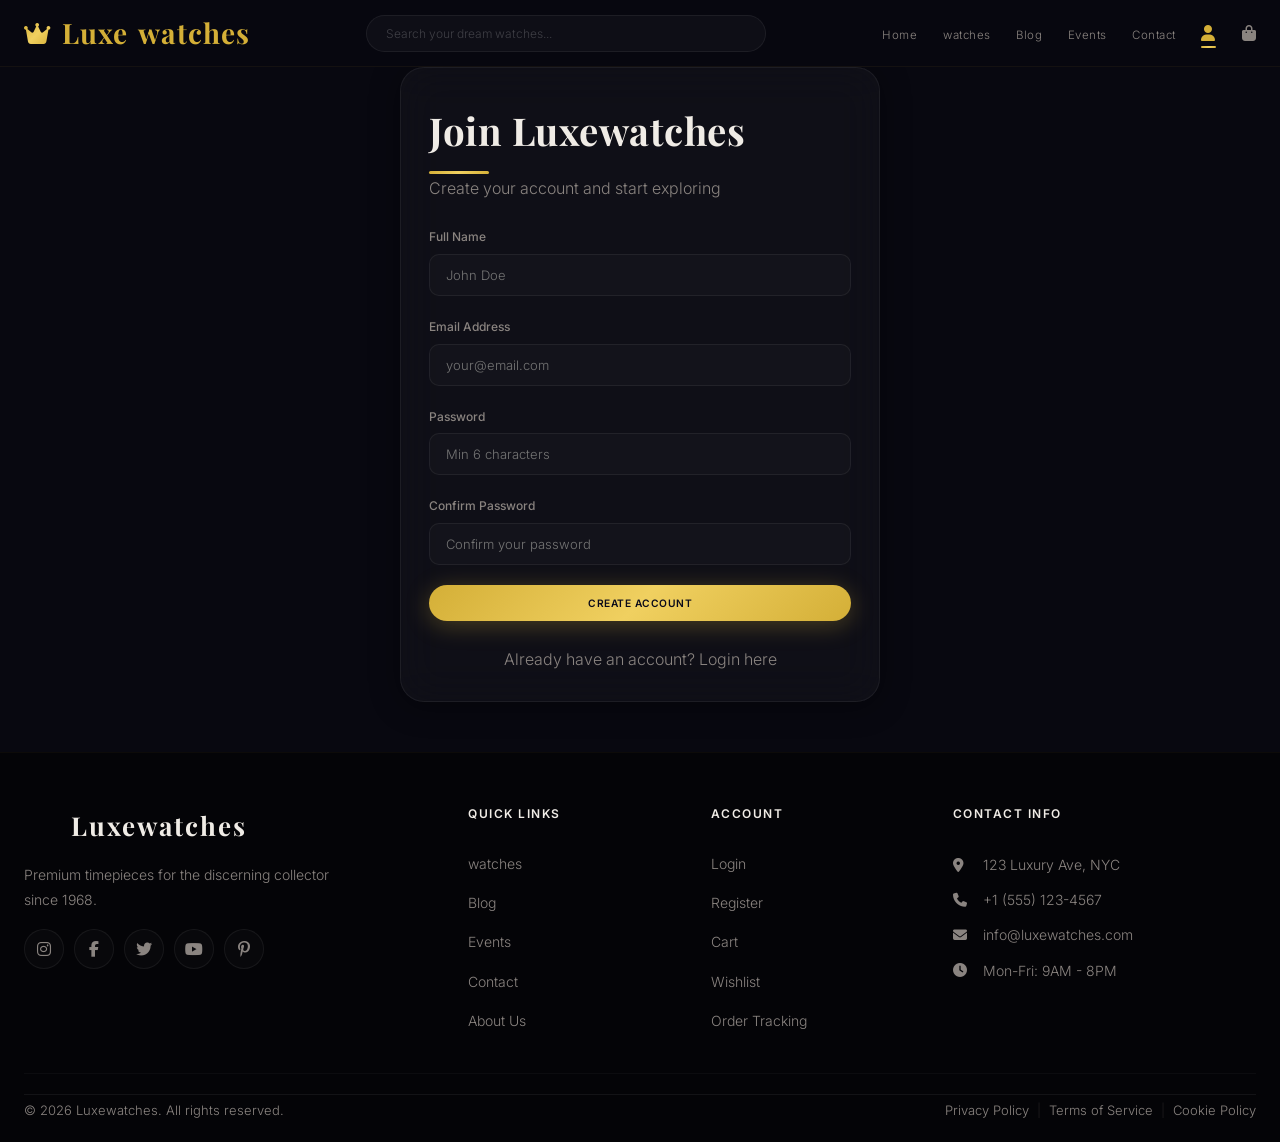
<file: register.html>
<!DOCTYPE html>
<html lang="en">
<head>
    <meta charset="UTF-8" />
    <meta name="viewport" content="width=device-width, initial-scale=1.0"/>
    <!-- Favicon -->
    <link rel="icon" type="image/png" sizes="32x32" href="favicon.png">
    <link rel="icon" type="image/png" sizes="16x16" href="favicon.png">
    <link rel="icon" type="image/x-icon" href="favicon.ico">    <link rel="icon" type="image/svg+xml" href="data:image/svg+xml,%3Csvg xmlns='http://www.w3.org/2000/svg' viewBox='0 0 100 100'%3E%3Crect width='100' height='100' rx='20' fill='%23050508'/%3E%3Ctext x='50' y='68' text-anchor='middle' font-size='55' font-family='Arial, sans-serif' fill='%23d4af37' font-weight='bold'%3EL%3C/text%3E%3C/svg%3E">
    <link rel="apple-touch-icon" href="data:image/svg+xml,%3Csvg xmlns='http://www.w3.org/2000/svg' viewBox='0 0 100 100'%3E%3Crect width='100' height='100' rx='20' fill='%23050508'/%3E%3Ctext x='50' y='68' text-anchor='middle' font-size='55' font-family='Arial, sans-serif' fill='%23d4af37' font-weight='bold'%3EL%3C/text%3E%3C/svg%3E">
    <title>Luxewatches - Register</title>
    <link rel="stylesheet" href="reset.css" />
    <link rel="stylesheet" href="styles.css" />
        
    
    <link rel="stylesheet" href="https://cdnjs.cloudflare.com/ajax/libs/font-awesome/6.4.0/css/all.min.css" />
    <link href="https://fonts.googleapis.com/css2?family=Playfair+Display:wght@400;500;600;700;800;900&family=Inter:wght@200;300;400;500;600;700&display=swap" rel="stylesheet">
</head>
<body>
    <header>
        <div class="container header-inner">
            <button class="hamburger" aria-label="Menu">
                <span></span><span></span><span></span>
            </button>
            <a href="home.html" class="logo"><i class="fas fa-crown"></i>Luxe<span>watches</span></a>
            
            <div class="search-container">
                <input type="text" id="searchInput" placeholder="Search your dream watches..." />
                <div class="search-results" id="searchResults"></div>
            </div>
            
            <ul class="nav-links">
                <li><a href="home.html">Home</a></li>
                <li><a href="product-list.html">watches</a></li>
                <li><a href="blog.html">Blog</a></li>
                <li><a href="events.html">Events</a></li>
                <li><a href="contact.html">Contact</a></li>
                <li><a href="login.html" class="active"><i class="fas fa-user"></i></a></li>
                <li>
                    <a href="cart.html" class="cart-icon">
                        <i class="fas fa-shopping-bag"></i>
                        <span class="cart-badge">0</span>
                    </a>
                </li>
            </ul>
        </div>
    </header>

    <section class="container mt-3 mb-3">
        <div style="max-width: 480px; margin: 0 auto;">
            <div class="glass-card">
                <h2 class="section-title">Join <span class="gold">Luxewatches</span></h2>
                <p style="color: var(--text-muted); margin-bottom: 1.5rem;">Create your account and start exploring</p>
                <form id="register-form">
                    <div class="form-group">
                        <label for="reg-name">Full Name</label>
                        <input type="text" id="reg-name" placeholder="John Doe" required />
                    </div>
                    <div class="form-group">
                        <label for="reg-email">Email Address</label>
                        <input type="email" id="reg-email" placeholder="your@email.com" required />
                    </div>
                    <div class="form-group">
                        <label for="reg-password">Password</label>
                        <input type="password" id="reg-password" placeholder="Min 6 characters" required />
                    </div>
                    <div class="form-group">
                        <label for="reg-confirm">Confirm Password</label>
                        <input type="password" id="reg-confirm" placeholder="Confirm your password" required />
                    </div>
                    <button type="submit" class="btn btn-gold btn-block">Create Account</button>
                </form>
                <p style="margin-top: 1.5rem; text-align: center; color: var(--text-muted);">
                    Already have an account? <a href="login.html" style="color: var(--gold);">Login here</a>
                </p>
            </div>
        </div>
    </section>

  <!-- Footer -->
<footer>
    <div class="container">
        <div class="footer-grid">
            <!-- Brand Column -->
            <div class="footer-brand">
                <div class="footer-logo">
                    <i class="fas fa-crown"></i> Luxewatches
                </div>
                <p>Premium timepieces for the discerning collector since 1968.</p>
                <div class="footer-social">
                    <a href="#"><i class="fab fa-instagram"></i></a>
                    <a href="#"><i class="fab fa-facebook-f"></i></a>
                    <a href="#"><i class="fab fa-twitter"></i></a>
                    <a href="#"><i class="fab fa-youtube"></i></a>
                    <a href="#"><i class="fab fa-pinterest-p"></i></a>
                </div>
            </div>

            <!-- Quick Links -->
            <div class="footer-links-wrapper">
                <div class="footer-links">
                    <h4>Quick Links</h4>
                    <a href="product-list.html">watches</a>
                    <a href="blog.html">Blog</a>
                    <a href="events.html">Events</a>
                    <a href="contact.html">Contact</a>
                    <a href="#">About Us</a>
                </div>
            </div>

            <!-- Account -->
            <div class="footer-account">
                <h4>Account</h4>
                <a href="login.html">Login</a>
                <a href="register.html">Register</a>
                <a href="cart.html">Cart</a>
                <a href="#">Wishlist</a>
                <a href="#">Order Tracking</a>
            </div>

            <!-- Contact Info -->
            <div class="footer-contact">
                <h4>Contact Info</h4>
                <p><i class="fas fa-map-marker-alt"></i> 123 Luxury Ave, NYC</p>
                <p><i class="fas fa-phone"></i> +1 (555) 123-4567</p>
                <p><i class="fas fa-envelope"></i> info@luxewatches.com</p>
                <p><i class="fas fa-clock"></i> Mon-Fri: 9AM - 8PM</p>
            </div>
        </div>

        <!-- Footer Bottom -->
        <div class="footer-bottom">
            <span>&copy; 2026 Luxewatches. All rights reserved.</span>
            <div class="footer-bottom-links">
                <a href="#">Privacy Policy</a>
                <span class="separator">|</span>
                <a href="#">Terms of Service</a>
                <span class="separator">|</span>
                <a href="#">Cookie Policy</a>
            </div>
        </div>
    </div>
</footer> 

    <script src="data.js"></script>
    <script src="main.js"></script>
</body>
</html>
</file>
<file: styles.css>
/* ===== GOOGLE FONTS ===== */
@import url('https://fonts.googleapis.com/css2?family=Playfair+Display:wght@400;500;600;700;800&family=Inter:wght@300;400;500;600;700&display=swap');

/* ===== CSS VARIABLES ===== */
:root {
    --primary: #d4af37;
    --primary-light: #f0d060;
    --primary-dark: #b8952e;
    --primary-gradient: linear-gradient(135deg, #d4af37, #f0d060, #d4af37);
    
    --bg-primary: #080810;
    --bg-secondary: #0d0d1a;
    --bg-card: rgba(255, 255, 255, 0.03);
    --bg-card-hover: rgba(255, 255, 255, 0.06);
    
    --text-primary: #f0ece6;
    --text-secondary: #d4cec4;
    --text-muted: #8a8480;
    --text-dark: #0a0a1a;
    
    --glass-border: rgba(255, 255, 255, 0.06);
    --glass-border-hover: rgba(212, 175, 55, 0.2);
    --glass-blur: blur(20px);
    
    --shadow-sm: 0 4px 30px rgba(0, 0, 0, 0.4);
    --shadow-md: 0 8px 50px rgba(0, 0, 0, 0.5);
    --shadow-lg: 0 20px 80px rgba(0, 0, 0, 0.6);
    --shadow-gold: 0 8px 40px rgba(212, 175, 55, 0.15);
    --shadow-gold-lg: 0 16px 60px rgba(212, 175, 55, 0.2);
    
    --transition: all 0.3s cubic-bezier(0.4, 0, 0.2, 1);
    
    --radius-sm: 10px;
    --radius-md: 18px;
    --radius-lg: 24px;
    --radius-xl: 32px;
    --radius-full: 9999px;
    
    --container-max: 1280px;
    --sidebar-width: 300px;
}

/* ===== BASE ===== */
body {
    font-family: 'Inter', sans-serif;
    font-size: 16px;
    line-height: 1.8;
    background: var(--bg-primary);
    color: var(--text-primary);
    overflow-x: hidden;
    font-weight: 300;
}

.container {
    max-width: var(--container-max);
    margin: 0 auto;
    padding: 0 24px;
}

/* ===== TYPOGRAPHY ===== */
h1, h2, h3, h4, h5 {
    font-family: 'Playfair Display', serif;
    font-weight: 600;
}

.section-title {
    font-family: 'Playfair Display', serif;
    font-size: clamp(1.6rem, 3vw, 2.8rem);
    font-weight: 700;
    letter-spacing: 0.5px;
    margin-bottom: 8px;
    position: relative;
    display: inline-block;
    color: var(--text-primary);
}

.section-title::after {
    content: '';
    position: absolute;
    bottom: -8px;
    left: 0;
    width: clamp(40px, 5vw, 60px);
    height: 3px;
    background: var(--primary-gradient);
    border-radius: 4px;
}

.section-subtitle {
    font-size: clamp(0.85rem, 1.2vw, 1rem);
    color: var(--text-muted);
    margin-top: 0.5rem;
    margin-bottom: 2rem;
    font-weight: 300;
    letter-spacing: 1px;
}

/* ===== GLASS CARDS ===== */
.glass-card {
    background: var(--bg-card);
    backdrop-filter: var(--glass-blur);
    -webkit-backdrop-filter: var(--glass-blur);
    border: 1px solid var(--glass-border);
    border-radius: var(--radius-lg);
    padding: clamp(16px, 2.5vw, 28px);
    box-shadow: var(--shadow-sm);
    transition: var(--transition);
}

.glass-card:hover {
    transform: translateY(-6px);
    box-shadow: var(--shadow-gold-lg);
    border-color: var(--glass-border-hover);
    background: var(--bg-card-hover);
}

/* ===== BUTTONS ===== */
.btn {
    display: inline-flex;
    align-items: center;
    justify-content: center;
    gap: 10px;
    padding: clamp(10px, 1vw, 12px) clamp(18px, 2vw, 30px);
    border: none;
    border-radius: var(--radius-full);
    font-family: 'Inter', sans-serif;
    font-weight: 600;
    font-size: clamp(10px, 0.8vw, 13px);
    cursor: pointer;
    transition: var(--transition);
    text-align: center;
    letter-spacing: 0.5px;
    text-transform: uppercase;
}

.btn-primary {
    background: var(--primary-gradient);
    color: var(--text-dark);
    box-shadow: 0 4px 25px rgba(212, 175, 55, 0.3);
}

.btn-primary:hover {
    background: var(--primary-gradient);
    color: var(--text-dark) !important;
    transform: translateY(-3px) scale(1.02);
    box-shadow: 0 8px 40px rgba(212, 175, 55, 0.4);
}

.btn-primary:active {
    transform: scale(0.95);
}

.btn-outline {
    background: transparent;
    border: 2px solid var(--primary);
    color: var(--primary);
}

.btn-outline:hover {
    background: var(--primary-gradient);
    color: var(--text-dark) !important;
    border-color: transparent;
    transform: translateY(-3px);
    box-shadow: 0 8px 35px rgba(212, 175, 55, 0.25);
}

.btn-gold {
    background: var(--primary-gradient);
    color: var(--text-dark);
    box-shadow: 0 4px 25px rgba(212, 175, 55, 0.3);
}

.btn-gold:hover {
    background: var(--primary-gradient);
    color: var(--text-dark) !important;
    transform: translateY(-3px);
    box-shadow: 0 8px 40px rgba(212, 175, 55, 0.4);
}

.btn-danger {
    background: linear-gradient(135deg, #e74c3c, #c0392b);
    color: #fff;
}

.btn-danger:hover {
    background: linear-gradient(135deg, #e74c3c, #c0392b);
    color: #fff !important;
    transform: translateY(-3px);
    box-shadow: 0 8px 30px rgba(231, 76, 60, 0.3);
}

.btn-sm {
    padding: 8px 18px;
    font-size: 10px;
}

.btn-block {
    width: 100%;
}

.btn:disabled {
    opacity: 0.4;
    cursor: not-allowed;
    transform: none !important;
}

.btn-primary, .btn-gold {
    color: var(--text-dark) !important;
}

.btn-primary:hover, .btn-gold:hover {
    color: var(--text-dark) !important;
}

/* ===== HEADER ===== */
header {
    background: rgba(8, 8, 16, 0.92);
    backdrop-filter: blur(30px);
    -webkit-backdrop-filter: blur(30px);
    border-bottom: 1px solid rgba(212, 175, 55, 0.06);
    position: sticky;
    top: 0;
    z-index: 1000;
    padding: 8px 0;
}

.header-inner {
    display: flex;
    align-items: center;
    justify-content: space-between;
    flex-wrap: wrap;
    gap: 10px;
}

.logo {
    font-family: 'Playfair Display', serif;
    font-size: clamp(20px, 2.5vw, 28px);
    font-weight: 700;
    letter-spacing: 1px;
    color: var(--primary);
    display: flex;
    align-items: center;
    gap: 10px;
}

.logo i {
    font-size: clamp(18px, 2vw, 24px);
    background: var(--primary-gradient);
    -webkit-background-clip: text;
    -webkit-text-fill-color: transparent;
}

.logo:hover {
    opacity: 0.8;
}

/* ===== SEARCH ===== */
.search-container {
    position: relative;
    flex: 1;
    max-width: 400px;
}

.search-container input {
    width: 100%;
    padding: clamp(8px, 0.8vw, 10px) clamp(14px, 1.5vw, 20px);
    border-radius: var(--radius-full);
    border: 1px solid var(--glass-border);
    background: rgba(255, 255, 255, 0.03);
    color: var(--text-primary);
    font-size: clamp(12px, 0.9vw, 14px);
    transition: var(--transition);
    font-weight: 300;
}

.search-container input:focus {
    outline: none;
    border-color: var(--primary);
    box-shadow: 0 0 0 4px rgba(212, 175, 55, 0.06);
}

.search-container input::placeholder {
    color: rgba(255, 255, 255, 0.2);
}

.search-results {
    display: none;
    position: absolute;
    top: calc(100% + 10px);
    left: 0;
    right: 0;
    background: rgba(8, 8, 16, 0.98);
    backdrop-filter: blur(30px);
    border: 1px solid var(--glass-border);
    border-radius: var(--radius-md);
    padding: 10px;
    z-index: 100;
    max-height: 320px;
    overflow-y: auto;
    box-shadow: var(--shadow-lg);
}

.search-results .search-result-item {
    display: flex;
    align-items: center;
    gap: 14px;
    padding: 10px 14px;
    border-radius: var(--radius-sm);
    color: var(--text-primary);
    transition: var(--transition);
}

.search-results .search-result-item:hover {
    background: rgba(212, 175, 55, 0.06);
}

.search-results .search-result-item img {
    width: 44px;
    height: 44px;
    object-fit: cover;
    border-radius: 8px;
}

/* ===== NAVIGATION ===== */
.nav-links {
    display: flex;
    align-items: center;
    gap: clamp(16px, 2vw, 28px);
}

.nav-links a {
    color: var(--text-muted);
    font-size: clamp(11px, 0.9vw, 13px);
    position: relative;
    padding: 4px 0;
    letter-spacing: 0.5px;
    transition: var(--transition);
}

.nav-links a::after {
    content: '';
    position: absolute;
    bottom: -2px;
    left: 0;
    width: 0;
    height: 2px;
    background: var(--primary-gradient);
    transition: width 0.3s ease;
    border-radius: 2px;
}

.nav-links a:hover::after,
.nav-links a.active::after {
    width: 100%;
}

.nav-links a:hover {
    color: var(--text-primary);
}

.nav-links a.active {
    color: var(--primary);
}

.nav-links a i {
    font-size: 16px;
}

.cart-icon {
    position: relative;
    font-size: 18px;
}

.cart-badge {
    position: absolute;
    top: -8px;
    right: -10px;
    background: var(--primary-gradient);
    color: var(--text-dark);
    border-radius: 50%;
    padding: 1px 7px;
    font-size: 10px;
    font-weight: 700;
    min-width: 18px;
    text-align: center;
}

.hamburger {
    display: none;
    flex-direction: column;
    gap: 5px;
    cursor: pointer;
    padding: 4px;
    background: none;
    border: none;
}

.hamburger span {
    display: block;
    width: 28px;
    height: 2px;
    background: var(--text-primary);
    border-radius: 4px;
    transition: var(--transition);
}

.hamburger.active span:nth-child(1) {
    transform: rotate(45deg) translate(6px, 6px);
}

.hamburger.active span:nth-child(2) {
    opacity: 0;
}

.hamburger.active span:nth-child(3) {
    transform: rotate(-45deg) translate(6px, -6px);
}

/* ===== SIDEBAR ===== */
.sidebar-overlay {
    display: none;
    position: fixed;
    top: 0;
    left: 0;
    right: 0;
    bottom: 0;
    background: rgba(0, 0, 0, 0.7);
    backdrop-filter: blur(6px);
    z-index: 999;
    opacity: 0;
    transition: opacity 0.4s ease;
}

.sidebar-overlay.active {
    display: block;
    opacity: 1;
}

.sidebar {
    position: fixed;
    top: 0;
    left: -100%;
    width: var(--sidebar-width);
    max-width: 85vw;
    height: 100vh;
    background: rgba(8, 8, 16, 0.98);
    backdrop-filter: blur(40px);
    -webkit-backdrop-filter: blur(40px);
    border-right: 1px solid rgba(212, 175, 55, 0.06);
    z-index: 1001;
    transition: left 0.4s cubic-bezier(0.4, 0, 0.2, 1);
    padding: 28px 24px;
    overflow-y: auto;
    display: flex;
    flex-direction: column;
}

.sidebar.open {
    left: 0;
}

.sidebar-header {
    display: flex;
    align-items: center;
    justify-content: space-between;
    padding-bottom: 20px;
    border-bottom: 1px solid var(--glass-border);
    margin-bottom: 24px;
}

.sidebar-logo {
    font-family: 'Playfair Display', serif;
    font-size: 24px;
    font-weight: 700;
    color: var(--primary);
    display: flex;
    align-items: center;
    gap: 10px;
}

.sidebar-logo i {
    font-size: 22px;
    background: var(--primary-gradient);
    -webkit-background-clip: text;
    -webkit-text-fill-color: transparent;
}

.sidebar-close {
    font-size: 24px;
    color: var(--text-muted);
    background: none;
    border: none;
    cursor: pointer;
    padding: 4px 8px;
    transition: var(--transition);
}

.sidebar-close:hover {
    color: var(--text-primary);
    transform: rotate(90deg);
}

.sidebar-nav a {
    display: flex;
    align-items: center;
    gap: 14px;
    padding: 14px 18px;
    color: var(--text-muted);
    font-size: 14px;
    font-weight: 400;
    border-radius: var(--radius-sm);
    transition: var(--transition);
    margin-bottom: 4px;
}

.sidebar-nav a i {
    width: 22px;
    font-size: 18px;
    text-align: center;
}

.sidebar-nav a:hover {
    color: var(--text-primary);
    background: rgba(255, 255, 255, 0.03);
}

.sidebar-nav a.active {
    color: var(--primary);
    background: rgba(212, 175, 55, 0.06);
}

.sidebar-footer {
    padding-top: 20px;
    border-top: 1px solid var(--glass-border);
    margin-top: auto;
}

.sidebar-footer .social-links {
    display: flex;
    gap: 16px;
    justify-content: center;
}

.sidebar-footer .social-links a {
    color: var(--text-muted);
    font-size: 22px;
    transition: var(--transition);
}

.sidebar-footer .social-links a:hover {
    color: var(--primary);
    transform: translateY(-3px);
}

/* ===== HERO SLIDER ===== */
.hero-slider {
    position: relative;
    overflow: hidden;
    min-height: 80vh;
    background: radial-gradient(ellipse at 30% 40%, #12122a, var(--bg-primary) 70%);
}

.slider-container {
    position: relative;
    width: 100%;
    height: 100%;
    min-height: 80vh;
    overflow: hidden;
}

.slider-track {
    display: flex;
    transition: transform 0.8s cubic-bezier(0.4, 0, 0.2, 1);
    height: 100%;
    min-height: 80vh;
}

.slide {
    min-width: 100%;
    display: flex;
    align-items: center;
    justify-content: center;
    text-align: center;
    padding: 60px 20px;
    position: relative;
}

.slide::before {
    content: '';
    position: absolute;
    width: 600px;
    height: 600px;
    background: radial-gradient(circle, rgba(212, 175, 55, 0.06), transparent 70%);
    top: -200px;
    right: -200px;
    border-radius: 50%;
    animation: pulseGlow 10s ease-in-out infinite;
}

.slide::after {
    content: '';
    position: absolute;
    width: 400px;
    height: 400px;
    background: radial-gradient(circle, rgba(212, 175, 55, 0.04), transparent 70%);
    bottom: -150px;
    left: -150px;
    border-radius: 50%;
    animation: pulseGlow 12s ease-in-out infinite reverse;
}

@keyframes pulseGlow {
    0%, 100% { transform: scale(1); opacity: 0.5; }
    50% { transform: scale(1.1); opacity: 1; }
}

.slide-content {
    position: relative;
    z-index: 2;
    max-width: 850px;
    padding: 0 20px;
}

.slide-content h1 {
    font-family: 'Playfair Display', serif;
    font-size: clamp(2.5rem, 7vw, 5rem);
    font-weight: 700;
    letter-spacing: 1px;
    margin-bottom: 16px;
    color: var(--text-primary);
    animation: fadeInUp 1.2s ease;
}

.slide-content h1 .highlight {
    background: var(--primary-gradient);
    -webkit-background-clip: text;
    -webkit-text-fill-color: transparent;
}

.slide-content p {
    font-size: clamp(1rem, 1.5vw, 1.3rem);
    color: var(--text-secondary);
    max-width: 600px;
    margin: 12px auto 32px;
    font-weight: 300;
    animation: fadeInUp 1.2s ease 0.2s both;
}

.slide-content .btn {
    animation: fadeInUp 1.2s ease 0.4s both;
    padding: clamp(12px, 1.5vw, 14px) clamp(28px, 4vw, 44px);
}

@keyframes fadeInUp {
    from { opacity: 0; transform: translateY(40px); }
    to { opacity: 1; transform: translateY(0); }
}

.slider-btn {
    position: absolute;
    top: 50%;
    transform: translateY(-50%);
    width: 50px;
    height: 50px;
    border-radius: 50%;
    background: rgba(255, 255, 255, 0.05);
    backdrop-filter: blur(10px);
    border: 1px solid var(--glass-border);
    color: var(--text-primary);
    font-size: 20px;
    cursor: pointer;
    transition: var(--transition);
    z-index: 10;
    display: flex;
    align-items: center;
    justify-content: center;
}

.slider-btn:hover {
    background: rgba(212, 175, 55, 0.15);
    border-color: var(--primary);
    transform: translateY(-50%) scale(1.1);
}

.slider-btn.prev {
    left: 20px;
}

.slider-btn.next {
    right: 20px;
}

.slider-dots {
    position: absolute;
    bottom: 30px;
    left: 50%;
    transform: translateX(-50%);
    display: flex;
    gap: 12px;
    z-index: 10;
}

.slider-dots .dot {
    width: 12px;
    height: 12px;
    border-radius: 50%;
    background: rgba(255, 255, 255, 0.2);
    cursor: pointer;
    transition: var(--transition);
    border: 2px solid transparent;
}

.slider-dots .dot.active {
    background: var(--primary);
    border-color: rgba(212, 175, 55, 0.3);
    box-shadow: 0 0 20px rgba(212, 175, 55, 0.3);
    transform: scale(1.2);
}

.slider-dots .dot:hover {
    background: rgba(212, 175, 55, 0.5);
}

/* ===== FEATURES ===== */
.features-grid {
    display: grid;
    grid-template-columns: repeat(auto-fit, minmax(clamp(150px, 20vw, 250px), 1fr));
    gap: clamp(16px, 2vw, 24px);
}

.feature-card {
    text-align: center;
    padding: clamp(20px, 2vw, 28px) clamp(16px, 1.5vw, 20px);
    border-radius: var(--radius-md);
    background: var(--bg-card);
    backdrop-filter: blur(12px);
    border: 1px solid var(--glass-border);
    transition: var(--transition);
}

.feature-card:hover {
    transform: translateY(-4px);
    box-shadow: var(--shadow-gold);
    border-color: var(--glass-border-hover);
}

.feature-card i {
    font-size: clamp(2rem, 2.5vw, 2.5rem);
    background: var(--primary-gradient);
    -webkit-background-clip: text;
    -webkit-text-fill-color: transparent;
    margin-bottom: 12px;
    display: block;
}

.feature-card h4 {
    font-family: 'Inter', sans-serif;
    font-size: clamp(13px, 1vw, 15px);
    font-weight: 600;
    margin-bottom: 4px;
}

.feature-card p {
    color: var(--text-muted);
    font-size: clamp(12px, 0.8vw, 13px);
    font-weight: 300;
}

/* ===== PRODUCT GRID ===== */
.product-grid {
    display: grid;
    grid-template-columns: repeat(auto-fill, minmax(clamp(160px, 22vw, 280px), 1fr));
    gap: clamp(16px, 2vw, 24px);
    margin: 24px 0;
}

.product-card {
    background: var(--bg-card);
    backdrop-filter: blur(16px);
    -webkit-backdrop-filter: blur(16px);
    border: 1px solid var(--glass-border);
    border-radius: var(--radius-md);
    padding: clamp(14px, 1.5vw, 20px);
    text-align: center;
    transition: var(--transition);
    cursor: pointer;
    position: relative;
}

.product-card:hover {
    transform: translateY(-8px);
    box-shadow: var(--shadow-gold-lg);
    border-color: var(--glass-border-hover);
    background: var(--bg-card-hover);
}

.product-card img {
    width: 100%;
    height: clamp(140px, 20vw, 250px);
    object-fit: cover;
    border-radius: var(--radius-sm);
    background: var(--bg-secondary);
    margin-bottom: 12px;
    transition: var(--transition);
}

.product-card:hover img {
    transform: scale(1.03);
}

.product-card .badge {
    position: absolute;
    top: clamp(10px, 1.2vw, 16px);
    right: clamp(10px, 1.2vw, 16px);
    background: var(--primary-gradient);
    color: var(--text-dark);
    padding: clamp(2px, 0.4vw, 4px) clamp(8px, 1vw, 14px);
    border-radius: var(--radius-full);
    font-size: clamp(8px, 0.7vw, 10px);
    font-weight: 700;
    z-index: 2;
    letter-spacing: 0.5px;
    text-transform: uppercase;
}

.product-card .wishlist-btn {
    position: absolute;
    top: clamp(10px, 1.2vw, 16px);
    left: clamp(10px, 1.2vw, 16px);
    background: rgba(8, 8, 16, 0.6);
    backdrop-filter: blur(8px);
    border: 1px solid var(--glass-border);
    border-radius: 50%;
    width: clamp(30px, 3vw, 38px);
    height: clamp(30px, 3vw, 38px);
    display: flex;
    align-items: center;
    justify-content: center;
    color: var(--text-primary);
    font-size: clamp(12px, 1.2vw, 16px);
    transition: var(--transition);
    z-index: 2;
}

.product-card .wishlist-btn:hover {
    background: rgba(212, 175, 55, 0.15);
    border-color: var(--primary);
}

.product-card .wishlist-btn.active {
    color: #e74c3c;
}

.product-card h3 {
    font-family: 'Playfair Display', serif;
    font-size: clamp(1rem, 1.2vw, 1.3rem);
    font-weight: 600;
    margin-bottom: 2px;
}

.product-card .brand {
    color: var(--text-muted);
    font-size: clamp(11px, 0.8vw, 13px);
    font-weight: 300;
}

.product-card .price {
    font-family: 'Playfair Display', serif;
    font-size: clamp(1.1rem, 1.4vw, 1.6rem);
    color: var(--primary);
    font-weight: 700;
    margin: 6px 0;
}

.product-card .stock-status {
    font-size: clamp(10px, 0.7vw, 12px);
    margin-bottom: 8px;
    font-weight: 400;
}

.product-card .stock-status.in-stock {
    color: #4caf50;
}

.product-card .stock-status.out-of-stock {
    color: #e74c3c;
}

.product-card .btn {
    margin-top: 6px;
    width: 100%;
}

/* ===== CATEGORIES ===== */
.category-grid {
    display: grid;
    grid-template-columns: repeat(auto-fit, minmax(clamp(140px, 18vw, 220px), 1fr));
    gap: clamp(16px, 2vw, 24px);
}

.category-card {
    text-align: center;
    padding: clamp(20px, 2vw, 28px) clamp(16px, 1.5vw, 20px);
    border-radius: var(--radius-md);
    background: var(--bg-card);
    backdrop-filter: blur(12px);
    border: 1px solid var(--glass-border);
    transition: var(--transition);
    cursor: pointer;
}

.category-card:hover {
    transform: translateY(-6px);
    box-shadow: var(--shadow-gold);
    border-color: var(--glass-border-hover);
    background: var(--bg-card-hover);
}

.category-card i {
    font-size: clamp(2rem, 2.5vw, 2.5rem);
    background: var(--primary-gradient);
    -webkit-background-clip: text;
    -webkit-text-fill-color: transparent;
    margin-bottom: 12px;
    display: block;
}

.category-card h4 {
    font-family: 'Inter', sans-serif;
    font-size: clamp(12px, 1vw, 14px);
    font-weight: 600;
    margin-bottom: 2px;
}

.category-card p {
    color: var(--text-muted);
    font-size: clamp(11px, 0.7vw, 12px);
    font-weight: 300;
}

/* ===== ABOUT ===== */
.about-section {
    display: grid;
    grid-template-columns: 1fr 1fr;
    gap: clamp(24px, 4vw, 40px);
    align-items: center;
    padding: clamp(20px, 3vw, 40px);
    border-radius: var(--radius-lg);
    background: var(--bg-card);
    backdrop-filter: blur(12px);
    border: 1px solid var(--glass-border);
}

.about-section h2 {
    font-family: 'Playfair Display', serif;
    font-size: clamp(1.8rem, 3vw, 2.8rem);
    font-weight: 700;
    margin-bottom: 16px;
}

.about-section h2 span {
    background: var(--primary-gradient);
    -webkit-background-clip: text;
    -webkit-text-fill-color: transparent;
}

.about-section p {
    color: var(--text-secondary);
    line-height: 2;
    font-weight: 300;
    font-size: clamp(14px, 1vw, 16px);
}

.about-image {
    background: linear-gradient(135deg, #12122a, var(--bg-primary));
    border-radius: var(--radius-md);
    padding: 40px;
    text-align: center;
    min-height: clamp(200px, 30vw, 280px);
    display: flex;
    align-items: center;
    justify-content: center;
    border: 1px solid var(--glass-border);
}

.about-image i {
    font-size: clamp(4rem, 6vw, 5rem);
    background: var(--primary-gradient);
    -webkit-background-clip: text;
    -webkit-text-fill-color: transparent;
    opacity: 0.3;
}

/* ===== TESTIMONIALS ===== */
.testimonials-grid {
    display: grid;
    grid-template-columns: repeat(auto-fit, minmax(clamp(250px, 30vw, 350px), 1fr));
    gap: clamp(16px, 2vw, 24px);
}

.testimonial-card {
    text-align: center;
    padding: clamp(20px, 2vw, 28px);
    border-radius: var(--radius-md);
    background: var(--bg-card);
    backdrop-filter: blur(12px);
    border: 1px solid var(--glass-border);
    transition: var(--transition);
}

.testimonial-card:hover {
    transform: translateY(-4px);
    box-shadow: var(--shadow-gold);
}

.testimonial-card .stars {
    display: flex;
    justify-content: center;
    gap: 4px;
    margin-bottom: 12px;
}

.testimonial-card .stars i {
    color: var(--primary);
    font-size: clamp(16px, 1.2vw, 18px);
}

.testimonial-card p {
    color: var(--text-secondary);
    font-style: italic;
    font-weight: 300;
    line-height: 1.8;
    font-size: clamp(14px, 0.9vw, 15px);
}

.testimonial-card .customer-name {
    font-family: 'Playfair Display', serif;
    color: var(--primary);
    font-weight: 600;
    margin-top: 12px;
    font-size: clamp(1.1rem, 1vw, 1.2rem);
}

.testimonial-card .customer-title {
    color: var(--text-muted);
    font-size: clamp(12px, 0.7vw, 13px);
    font-weight: 300;
}

/* ===== NEWSLETTER ===== */
.newsletter-section {
    max-width: 700px;
    margin: 0 auto;
    padding: clamp(24px, 4vw, 40px);
    text-align: center;
    border-radius: var(--radius-lg);
    background: var(--bg-card);
    backdrop-filter: blur(12px);
    border: 1px solid var(--glass-border);
}

.newsletter-section h3 {
    font-family: 'Playfair Display', serif;
    font-size: clamp(1.6rem, 2.5vw, 2rem);
    font-weight: 700;
    background: var(--primary-gradient);
    -webkit-background-clip: text;
    -webkit-text-fill-color: transparent;
    margin-bottom: 8px;
}

.newsletter-section p {
    color: var(--text-muted);
    margin-bottom: 20px;
    font-weight: 300;
    font-size: clamp(14px, 0.9vw, 16px);
}

.newsletter-form {
    display: flex;
    gap: 10px;
    flex-wrap: wrap;
    justify-content: center;
}

.newsletter-form input {
    flex: 1;
    min-width: 200px;
    padding: clamp(10px, 1vw, 12px) clamp(14px, 1.5vw, 20px);
    border-radius: var(--radius-full);
    border: 1px solid var(--glass-border);
    background: rgba(255, 255, 255, 0.02);
    color: var(--text-primary);
    font-size: clamp(13px, 0.9vw, 14px);
    font-weight: 300;
    transition: var(--transition);
}

.newsletter-form input:focus {
    outline: none;
    border-color: var(--primary);
    box-shadow: 0 0 0 4px rgba(212, 175, 55, 0.06);
}

/* ===== FOOTER ===== */
footer {
    background: rgba(8, 8, 16, 0.95);
    border-top: 1px solid var(--glass-border);
    padding: clamp(24px, 3vw, 40px) 0 clamp(16px, 2vw, 20px);
    margin-top: clamp(24px, 3vw, 40px);
}

.footer-grid {
    display: grid;
    grid-template-columns: repeat(auto-fit, minmax(clamp(150px, 20vw, 250px), 1fr));
    gap: clamp(20px, 2.5vw, 30px);
    margin-bottom: clamp(20px, 2.5vw, 30px);
}

.footer-grid h4 {
    font-family: 'Inter', sans-serif;
    font-size: clamp(12px, 0.9vw, 13px);
    font-weight: 600;
    text-transform: uppercase;
    letter-spacing: 1px;
    color: var(--primary);
    margin-bottom: 14px;
}

.footer-grid a {
    display: block;
    color: var(--text-muted);
    margin-bottom: 6px;
    font-size: clamp(13px, 0.8vw, 14px);
    font-weight: 300;
    transition: var(--transition);
}

.footer-grid a:hover {
    color: var(--primary);
}

.footer-grid .social-links {
    display: flex;
    gap: 14px;
    flex-wrap: wrap;
}

.footer-grid .social-links a {
    font-size: clamp(20px, 1.8vw, 22px);
    margin-bottom: 0;
}

.footer-grid .social-links a:hover {
    transform: translateY(-3px);
}

.footer-bottom {
    text-align: center;
    padding-top: 20px;
    border-top: 1px solid var(--glass-border);
    color: var(--text-muted);
    font-size: clamp(12px, 0.8vw, 13px);
    font-weight: 300;
}

/* ===== CART PAGE ===== */
.cart-page {
    max-width: 1000px;
    margin: 0 auto;
}

.cart-header {
    margin-bottom: 24px;
}

.cart-container {
    background: var(--bg-card);
    backdrop-filter: blur(16px);
    -webkit-backdrop-filter: blur(16px);
    border: 1px solid var(--glass-border);
    border-radius: var(--radius-lg);
    padding: clamp(16px, 2.5vw, 30px);
    box-shadow: var(--shadow-sm);
}

.cart-items {
    display: flex;
    flex-direction: column;
    gap: clamp(10px, 1.5vw, 16px);
}

.cart-item {
    display: flex;
    align-items: center;
    gap: clamp(12px, 2vw, 24px);
    padding: clamp(12px, 1.5vw, 20px);
    background: rgba(255, 255, 255, 0.02);
    border-radius: var(--radius-md);
    border: 1px solid var(--glass-border);
    transition: var(--transition);
}

.cart-item:hover {
    border-color: var(--glass-border-hover);
    background: rgba(255, 255, 255, 0.03);
}

.cart-item-image {
    width: clamp(55px, 8vw, 100px);
    height: clamp(55px, 8vw, 100px);
    flex-shrink: 0;
    border-radius: var(--radius-sm);
    overflow: hidden;
    border: 1px solid var(--glass-border);
}

.cart-item-image img {
    width: 100%;
    height: 100%;
    object-fit: cover;
}

.cart-item-details {
    flex: 1;
    min-width: 0;
}

.cart-item-details .item-name {
    font-family: 'Playfair Display', serif;
    font-size: clamp(0.85rem, 1.2vw, 1.2rem);
    font-weight: 600;
    color: var(--text-primary);
    margin-bottom: 2px;
    white-space: nowrap;
    overflow: hidden;
    text-overflow: ellipsis;
}

.cart-item-details .item-brand {
    font-size: clamp(10px, 0.8vw, 13px);
    color: var(--text-muted);
    font-weight: 300;
}

.cart-item-details .item-price {
    font-family: 'Playfair Display', serif;
    font-size: clamp(0.9rem, 1.2vw, 1.3rem);
    color: var(--primary);
    font-weight: 600;
    margin-top: 2px;
}

.cart-item-actions {
    display: flex;
    align-items: center;
    gap: clamp(6px, 1vw, 12px);
    flex-shrink: 0;
}

.cart-item-actions .qty-btn {
    width: clamp(26px, 3vw, 36px);
    height: clamp(26px, 3vw, 36px);
    padding: 0;
    display: flex;
    align-items: center;
    justify-content: center;
    border-radius: 50%;
    font-weight: 600;
    font-size: clamp(12px, 1.5vw, 18px);
    border: 1px solid var(--glass-border);
    background: transparent;
    color: var(--text-primary);
    transition: var(--transition);
    cursor: pointer;
}

.cart-item-actions .qty-btn:hover {
    border-color: var(--primary);
    color: var(--primary);
    background: rgba(212, 175, 55, 0.05);
}

.cart-item-actions input[type="number"] {
    width: clamp(38px, 4vw, 56px);
    padding: clamp(2px, 0.5vw, 6px) clamp(4px, 0.5vw, 8px);
    border-radius: 8px;
    border: 1px solid var(--glass-border);
    background: rgba(255, 255, 255, 0.03);
    color: var(--text-primary);
    text-align: center;
    font-size: clamp(12px, 1.2vw, 15px);
    font-weight: 500;
    transition: var(--transition);
}

.cart-item-actions input[type="number"]:focus {
    outline: none;
    border-color: var(--primary);
    box-shadow: 0 0 0 3px rgba(212, 175, 55, 0.06);
}

.cart-item-actions .remove-btn {
    width: clamp(26px, 3vw, 36px);
    height: clamp(26px, 3vw, 36px);
    padding: 0;
    display: flex;
    align-items: center;
    justify-content: center;
    border-radius: 50%;
    border: 1px solid rgba(231, 76, 60, 0.15);
    background: transparent;
    color: #8b5a5a;
    transition: var(--transition);
    cursor: pointer;
    font-size: clamp(11px, 1vw, 14px);
}

.cart-item-actions .remove-btn:hover {
    background: rgba(231, 76, 60, 0.08);
    border-color: #e74c3c;
    color: #e74c3c;
    transform: scale(1.05);
}

.cart-item-total {
    font-family: 'Playfair Display', serif;
    font-size: clamp(0.9rem, 1.2vw, 1.4rem);
    font-weight: 600;
    color: var(--primary);
    min-width: clamp(60px, 8vw, 100px);
    text-align: right;
    flex-shrink: 0;
}

.cart-summary {
    margin-top: clamp(16px, 2vw, 24px);
    padding-top: clamp(16px, 2vw, 24px);
    border-top: 2px solid var(--glass-border);
}

.cart-summary-row {
    display: flex;
    justify-content: space-between;
    padding: clamp(4px, 0.5vw, 8px) 0;
    font-size: clamp(12px, 1vw, 15px);
    color: var(--text-secondary);
}

.cart-summary-row.total {
    font-family: 'Playfair Display', serif;
    font-size: clamp(1.1rem, 1.8vw, 1.6rem);
    font-weight: 700;
    color: var(--primary);
    padding-top: clamp(8px, 1vw, 12px);
    border-top: 1px solid var(--glass-border);
    margin-top: clamp(4px, 0.5vw, 8px);
}

.cart-summary-row .label {
    font-weight: 300;
}

.cart-summary-row .value {
    font-weight: 500;
}

.cart-summary-row.total .value {
    font-weight: 700;
    color: var(--primary);
}

.cart-actions {
    display: flex;
    gap: clamp(8px, 1vw, 12px);
    justify-content: flex-end;
    flex-wrap: wrap;
    margin-top: clamp(16px, 2vw, 20px);
}

.cart-actions .btn {
    min-width: clamp(100px, 12vw, 160px);
    padding: clamp(8px, 1vw, 12px) clamp(14px, 2vw, 28px);
    font-size: clamp(9px, 0.8vw, 13px);
}

/* ===== EMPTY CART ===== */
.empty-cart {
    text-align: center;
    padding: clamp(30px, 5vw, 60px) clamp(16px, 3vw, 20px);
}

.empty-cart .empty-icon {
    font-size: clamp(2.5rem, 5vw, 4rem);
    color: var(--primary);
    opacity: 0.15;
    margin-bottom: 16px;
}

.empty-cart h2 {
    font-family: 'Playfair Display', serif;
    font-size: clamp(1.2rem, 2.5vw, 2rem);
    font-weight: 600;
    margin-bottom: 4px;
}

.empty-cart p {
    color: var(--text-muted);
    margin-bottom: 20px;
    font-size: clamp(13px, 1vw, 15px);
    font-weight: 300;
}

/* ===== BLOG ===== */
.blog-grid {
    display: grid;
    grid-template-columns: repeat(auto-fill, minmax(clamp(250px, 28vw, 350px), 1fr));
    gap: clamp(16px, 2vw, 24px);
}

.blog-card {
    background: var(--bg-card);
    backdrop-filter: blur(16px);
    -webkit-backdrop-filter: blur(16px);
    border: 1px solid var(--glass-border);
    border-radius: var(--radius-md);
    padding: clamp(16px, 2vw, 24px);
    transition: var(--transition);
}

.blog-card:hover {
    transform: translateY(-6px);
    box-shadow: var(--shadow-gold-lg);
    border-color: var(--glass-border-hover);
    background: var(--bg-card-hover);
}

.blog-card .blog-image {
    width: 100%;
    height: clamp(150px, 20vw, 200px);
    border-radius: var(--radius-sm);
    background: linear-gradient(135deg, #12122a, #1a1a3a);
    display: flex;
    align-items: center;
    justify-content: center;
    font-size: clamp(2rem, 3vw, 3rem);
    margin-bottom: 16px;
    border: 1px solid var(--glass-border);
}

.blog-card .blog-image i {
    background: var(--primary-gradient);
    -webkit-background-clip: text;
    -webkit-text-fill-color: transparent;
}

.blog-card h3 {
    font-family: 'Playfair Display', serif;
    font-size: clamp(1.1rem, 1.3vw, 1.3rem);
    font-weight: 600;
    margin-bottom: 8px;
}

.blog-card p {
    color: var(--text-secondary);
    font-weight: 300;
    line-height: 1.8;
    font-size: clamp(13px, 0.8vw, 14px);
}

.blog-card .blog-tags {
    display: flex;
    gap: 8px;
    flex-wrap: wrap;
    margin: 12px 0;
}

.blog-card .blog-tags span {
    font-size: clamp(8px, 0.7vw, 10px);
    font-weight: 500;
    text-transform: uppercase;
    letter-spacing: 0.5px;
    padding: 4px 14px;
    background: rgba(212, 175, 55, 0.08);
    color: var(--primary);
    border-radius: var(--radius-full);
}

/* ===== EVENTS ===== */
.events-container {
    display: grid;
    gap: clamp(16px, 2vw, 20px);
}

.event-card {
    display: flex;
    gap: clamp(16px, 2vw, 24px);
    align-items: center;
    padding: clamp(16px, 2vw, 24px);
    background: var(--bg-card);
    backdrop-filter: blur(16px);
    border: 1px solid var(--glass-border);
    border-radius: var(--radius-md);
    transition: var(--transition);
    flex-wrap: wrap;
}

.event-card:hover {
    transform: translateY(-4px);
    box-shadow: var(--shadow-gold);
    border-color: var(--glass-border-hover);
}

.event-date {
    background: rgba(212, 175, 55, 0.06);
    padding: clamp(12px, 1.5vw, 16px) clamp(16px, 2vw, 24px);
    border-radius: var(--radius-sm);
    text-align: center;
    min-width: clamp(70px, 10vw, 100px);
}

.event-date .day {
    font-family: 'Playfair Display', serif;
    font-size: clamp(1.8rem, 2.5vw, 2.5rem);
    font-weight: 700;
    color: var(--primary);
}

.event-date .month {
    font-size: clamp(11px, 0.8vw, 13px);
    color: var(--text-muted);
}

.event-date .weekday {
    font-size: clamp(9px, 0.6vw, 11px);
    color: var(--primary);
    text-transform: uppercase;
    letter-spacing: 0.5px;
    font-weight: 500;
}

.event-info {
    flex: 1;
}

.event-info h3 {
    font-family: 'Playfair Display', serif;
    font-size: clamp(1.1rem, 1.3vw, 1.3rem);
    font-weight: 600;
    color: var(--primary);
}

.event-info p {
    color: var(--text-secondary);
    font-weight: 300;
    font-size: clamp(13px, 0.8vw, 14px);
    margin: 4px 0;
}

.event-info .event-meta {
    color: var(--text-muted);
    font-size: clamp(12px, 0.7vw, 13px);
    font-weight: 300;
}

.event-info .event-meta i {
    color: var(--primary);
    width: 18px;
}

/* ===== FORMS ===== */
.form-group {
    margin-bottom: clamp(16px, 2vw, 20px);
}

.form-group label {
    display: block;
    font-weight: 500;
    margin-bottom: 6px;
    color: var(--text-muted);
    font-size: clamp(12px, 0.9vw, 13px);
}

.form-group .required {
    color: #e74c3c;
}

.form-group input,
.form-group textarea,
.form-group select {
    width: 100%;
    padding: clamp(10px, 1vw, 12px) clamp(12px, 1.5vw, 16px);
    border-radius: var(--radius-sm);
    border: 1px solid var(--glass-border);
    background: rgba(255, 255, 255, 0.02);
    color: var(--text-primary);
    font-size: clamp(13px, 0.9vw, 14px);
    transition: var(--transition);
    font-weight: 300;
}

.form-group input:focus,
.form-group textarea:focus,
.form-group select:focus {
    outline: none;
    border-color: var(--primary);
    box-shadow: 0 0 0 4px rgba(212, 175, 55, 0.06);
}

.form-group textarea {
    min-height: clamp(100px, 15vw, 120px);
}

.form-row {
    display: grid;
    grid-template-columns: 1fr 1fr;
    gap: clamp(16px, 2vw, 20px);
}

/* ===== PRODUCT DETAIL ===== */
.product-detail-grid {
    display: grid;
    grid-template-columns: 1fr 1fr;
    gap: clamp(24px, 4vw, 40px);
}

.product-detail-grid .product-image {
    width: 100%;
    height: auto;
    aspect-ratio: 1/1;
    object-fit: cover;
    border-radius: var(--radius-md);
    background: var(--bg-secondary);
    border: 1px solid var(--glass-border);
}

.product-detail-grid h1 {
    font-family: 'Playfair Display', serif;
    font-size: clamp(1.8rem, 3vw, 2.8rem);
    font-weight: 700;
}

.product-detail-grid .price {
    font-family: 'Playfair Display', serif;
    font-size: clamp(1.6rem, 2.5vw, 2.2rem);
    color: var(--primary);
    font-weight: 700;
    margin: 12px 0;
}

/* ===== CHECKOUT ===== */
.checkout-grid {
    display: grid;
    grid-template-columns: 1.5fr 1fr;
    gap: clamp(20px, 3vw, 30px);
}

/* ===== NOTIFICATION ===== */
.notification-toast {
    position: fixed;
    bottom: 30px;
    right: 30px;
    background: rgba(8, 8, 16, 0.95);
    backdrop-filter: blur(20px);
    border: 1px solid var(--glass-border-hover);
    border-radius: var(--radius-sm);
    padding: clamp(12px, 1.5vw, 14px) clamp(16px, 2vw, 24px);
    color: var(--text-primary);
    z-index: 9999;
    box-shadow: var(--shadow-lg);
    animation: slideUp 0.4s ease;
    font-weight: 400;
    display: flex;
    align-items: center;
    gap: 12px;
    font-size: clamp(13px, 0.9vw, 14px);
}

.notification-toast i {
    color: var(--primary);
    font-size: clamp(18px, 1.5vw, 20px);
}

@keyframes slideUp {
    from { transform: translateY(40px); opacity: 0; }
    to { transform: translateY(0); opacity: 1; }
}

/* ===== BREADCRUMB ===== */
.breadcrumb {
    display: flex;
    align-items: center;
    gap: 10px;
    font-size: clamp(12px, 0.8vw, 13px);
    color: var(--text-muted);
    margin-bottom: 20px;
    padding: clamp(10px, 1vw, 12px) clamp(12px, 1.5vw, 16px);
    background: var(--bg-card);
    border-radius: var(--radius-sm);
    border: 1px solid var(--glass-border);
    font-weight: 300;
}

.breadcrumb a {
    color: var(--text-muted);
    transition: var(--transition);
}

.breadcrumb a:hover {
    color: var(--primary);
}

/* ===== RESPONSIVE ===== */
@media (max-width: 992px) {
    .product-detail-grid {
        grid-template-columns: 1fr;
        max-width: 600px;
        margin: 0 auto;
    }
    .checkout-grid {
        grid-template-columns: 1fr;
        max-width: 600px;
        margin: 0 auto;
    }
    .about-section {
        grid-template-columns: 1fr;
    }
}

@media (max-width: 768px) {
    .hamburger {
        display: flex;
    }
    .nav-links {
        display: none;
    }
    .search-container {
        max-width: 100%;
        order: 3;
        flex-basis: 100%;
        margin-top: 6px;
    }
    .hero-slider,
    .slider-container,
    .slider-track {
        min-height: 60vh;
    }
    .slider-btn {
        width: 40px;
        height: 40px;
        font-size: 16px;
    }
    .slider-btn.prev { left: 10px; }
    .slider-btn.next { right: 10px; }
    .slider-dots .dot {
        width: 10px;
        height: 10px;
    }
    .product-grid {
        grid-template-columns: repeat(2, 1fr);
        gap: 14px;
    }
    .product-card img {
        height: 160px;
    }
    .cart-item {
        flex-wrap: wrap;
        gap: 12px;
        padding: 14px;
    }
    .cart-item-actions {
        width: 100%;
        justify-content: flex-start;
    }
    .cart-item-total {
        text-align: left;
        width: 100%;
    }
    .cart-actions {
        flex-direction: column;
        width: 100%;
    }
    .cart-actions .btn {
        width: 100%;
        min-width: unset;
    }
    .footer-grid {
        grid-template-columns: 1fr 1fr;
        gap: 20px;
    }
    .form-row {
        grid-template-columns: 1fr;
        gap: 0;
    }
}

@media (max-width: 480px) {
    .container {
        padding: 0 14px;
    }
    .hero-slider,
    .slider-container,
    .slider-track {
        min-height: 50vh;
    }
    .slider-btn {
        width: 32px;
        height: 32px;
        font-size: 12px;
    }
    .slider-dots .dot {
        width: 8px;
        height: 8px;
    }
    .slider-dots {
        gap: 8px;
        bottom: 20px;
    }
    .slide-content h1 {
        font-size: 2.2rem;
    }
    .slide-content p {
        font-size: 0.9rem;
    }
    .product-grid {
        grid-template-columns: 1fr 1fr;
        gap: 10px;
    }
    .product-card {
        padding: 10px;
    }
    .product-card img {
        height: 130px;
    }
    .product-card h3 {
        font-size: 0.9rem;
    }
    .product-card .price {
        font-size: 1rem;
    }
    .product-card .btn {
        font-size: 8px;
        padding: 6px 8px;
        letter-spacing: 0.3px;
    }
    .product-card .badge {
        font-size: 7px;
        padding: 2px 8px;
        top: 8px;
        right: 8px;
    }
    .product-card .wishlist-btn {
        width: 26px;
        height: 26px;
        font-size: 11px;
        top: 8px;
        left: 8px;
    }
    .features-grid {
        grid-template-columns: 1fr;
    }
    .category-grid {
        grid-template-columns: 1fr 1fr;
        gap: 10px;
    }
    .category-card {
        padding: 16px 12px;
    }
    .category-card i {
        font-size: 1.6rem;
    }
    .btn {
        font-size: 10px;
        padding: 8px 16px;
    }
    .btn-sm {
        font-size: 8px;
        padding: 4px 12px;
    }
    .footer-grid {
        grid-template-columns: 1fr;
        text-align: center;
        gap: 16px;
    }
    .footer-grid .social-links {
        justify-content: center;
    }
    .cart-item-image {
        width: 50px;
        height: 50px;
    }
    .cart-item-details .item-name {
        font-size: 0.8rem;
    }
    .cart-item-actions input[type="number"] {
        width: 36px;
        font-size: 11px;
        padding: 2px 4px;
    }
    .cart-item-actions .qty-btn {
        width: 24px;
        height: 24px;
        font-size: 11px;
    }
    .cart-item-total {
        font-size: 0.85rem;
        min-width: 50px;
    }
    .cart-summary-row {
        font-size: 12px;
    }
    .cart-summary-row.total {
        font-size: 1rem;
    }
    .section-title {
        font-size: 1.4rem;
    }
    .section-title::after {
        width: 30px;
        bottom: -4px;
    }
    .empty-cart h2 {
        font-size: 1.2rem;
    }
    .newsletter-form input {
        min-width: 150px;
        font-size: 12px;
    }
    .notification-toast {
        bottom: 14px;
        right: 14px;
        left: 14px;
        padding: 10px 14px;
        font-size: 12px;
    }
    .product-detail-grid h1 {
        font-size: 1.5rem;
    }
    .product-detail-grid .price {
        font-size: 1.3rem;
    }
    .about-section {
        padding: 16px;
    }
    .about-section h2 {
        font-size: 1.5rem;
    }
    .blog-card .blog-image {
        height: 130px;
        font-size: 1.8rem;
    }
    .blog-card h3 {
        font-size: 1rem;
    }
    .event-date .day {
        font-size: 1.6rem;
    }
}/* ===== FOOTER - COMPLETE ===== */
footer {
    background: rgba(8, 8, 16, 0.98);
    border-top: 1px solid rgba(212, 175, 55, 0.08);
    padding: 50px 0 20px;
    margin-top: 50px;
}

.footer-grid {
    display: grid;
    grid-template-columns: 2fr 1fr 1fr 1.5fr;
    gap: 40px;
    padding-bottom: 30px;
    border-bottom: 1px solid rgba(255, 255, 255, 0.04);
    margin-bottom: 20px;
}

/* Brand Column */
.footer-brand .footer-logo {
    font-family: 'Playfair Display', serif;
    font-size: 26px;
    font-weight: 700;
    color: var(--primary);
    margin-bottom: 12px;
    letter-spacing: 1px;
}

.footer-brand .footer-logo i {
    margin-right: 8px;
    background: var(--primary-gradient);
    -webkit-background-clip: text;
    -webkit-text-fill-color: transparent;
}

.footer-brand p {
    color: var(--text-muted);
    font-size: 14px;
    line-height: 1.8;
    font-weight: 300;
    max-width: 320px;
    margin-bottom: 16px;
}

.footer-social {
    display: flex;
    gap: 10px;
}

.footer-social a {
    width: 40px;
    height: 40px;
    display: flex;
    align-items: center;
    justify-content: center;
    border-radius: 50%;
    background: rgba(255, 255, 255, 0.04);
    border: 1px solid rgba(255, 255, 255, 0.06);
    color: var(--text-muted);
    font-size: 16px;
    transition: var(--transition);
}

.footer-social a:hover {
    background: rgba(212, 175, 55, 0.1);
    border-color: var(--primary);
    color: var(--primary);
    transform: translateY(-3px);
}

/* Links Columns */
.footer-links h4,
.footer-contact h4 {
    font-family: 'Inter', sans-serif;
    font-size: 13px;
    font-weight: 600;
    text-transform: uppercase;
    letter-spacing: 1.5px;
    color: var(--primary);
    margin-bottom: 14px;
    position: relative;
    padding-bottom: 8px;
}

.footer-links h4::after,
.footer-contact h4::after {
    content: '';
    position: absolute;
    bottom: 0;
    left: 0;
    width: 30px;
    height: 2px;
    background: var(--primary-gradient);
    border-radius: 2px;
}

.footer-links a {
    display: block;
    color: var(--text-muted);
    font-size: 14px;
    font-weight: 300;
    padding: 4px 0;
    transition: var(--transition);
}

.footer-links a:hover {
    color: var(--primary);
    transform: translateX(6px);
}

.footer-contact p {
    color: var(--text-muted);
    font-size: 14px;
    font-weight: 300;
    padding: 5px 0;
    display: flex;
    align-items: center;
    gap: 12px;
}

.footer-contact p i {
    color: var(--primary);
    width: 18px;
    font-size: 14px;
}

/* Footer Bottom */
.footer-bottom {
    display: flex;
    justify-content: space-between;
    align-items: center;
    flex-wrap: wrap;
    gap: 12px;
    padding-top: 4px;
}

.footer-bottom span {
    color: var(--text-muted);
    font-size: 13px;
    font-weight: 300;
}

.footer-bottom-links {
    display: flex;
    gap: 20px;
}

.footer-bottom-links a {
    color: var(--text-muted);
    font-size: 13px;
    font-weight: 300;
    transition: var(--transition);
}

.footer-bottom-links a:hover {
    color: var(--primary);
}

/* ===== RESPONSIVE FOOTER ===== */

/* Tablet */
@media (max-width: 992px) {
    .footer-grid {
        grid-template-columns: 1.5fr 1fr 1fr;
        gap: 30px;
    }
    
    .footer-contact {
        grid-column: span 1;
    }
}

/* Mobile - PERFECT LAYOUT */
@media (max-width: 768px) {
    footer {
        padding: 30px 0 16px;
        margin-top: 30px;
    }

    .footer-grid {
        display: flex;
        flex-direction: column;
        gap: 28px;
        padding-bottom: 20px;
    }

    /* Brand - Full Width */
    .footer-brand {
        text-align: left;
        padding-bottom: 4px;
    }

    .footer-brand p {
        max-width: 100%;
        text-align: left;
        margin-left: 0;
        margin-right: 0;
    }

    .footer-social {
        justify-content: flex-start;
    }

    .footer-social a {
        width: 44px;
        height: 44px;
        font-size: 18px;
    }

    /* QUICK LINKS & ACCOUNT - 2 COLUMNS SIDE BY SIDE */
    .footer-links-wrapper {
        display: grid;
        grid-template-columns: 1fr 1fr;
        gap: 20px;
        width: 100%;
    }

    .footer-links {
        text-align: left;
    }

    .footer-links h4 {
        text-align: left;
        font-size: 12px;
        margin-bottom: 10px;
        padding-bottom: 6px;
    }

    .footer-links h4::after {
        left: 0;
        transform: none;
        width: 24px;
    }

    .footer-links a {
        padding: 4px 0;
        text-align: left;
        font-size: 13px;
    }

    .footer-links a:hover {
        transform: translateX(6px) scale(1.02);
    }

    /* CONTACT INFO - Full Width Below */
    .footer-contact {
        text-align: left;
        padding-top: 4px;
        width: 100%;
    }

    .footer-contact h4 {
        text-align: left;
        font-size: 12px;
        margin-bottom: 10px;
        padding-bottom: 6px;
    }

    .footer-contact h4::after {
        left: 0;
        transform: none;
        width: 24px;
    }

    .footer-contact p {
        justify-content: flex-start;
        padding: 4px 0;
        font-size: 13px;
    }

    /* FOOTER BOTTOM - Privacy | Terms | Cookies in ONE LINE */
    .footer-bottom {
        flex-direction: row;
        justify-content: space-between;
        align-items: center;
        gap: 10px;
        padding-top: 4px;
        flex-wrap: wrap;
    }

    .footer-bottom span {
        font-size: 12px;
    }

    .footer-bottom-links {
        display: flex;
        gap: 12px;
        flex-wrap: wrap;
        justify-content: flex-end;
    }

    .footer-bottom-links a {
        font-size: 12px;
        color: var(--text-muted);
        transition: var(--transition);
    }

    .footer-bottom-links a:hover {
        color: var(--primary);
    }
}

/* Small Mobile */
@media (max-width: 480px) {
    footer {
        padding: 24px 0 12px;
        margin-top: 24px;
    }

    .footer-grid {
        gap: 22px;
        padding-bottom: 16px;
    }

    .footer-brand .footer-logo {
        font-size: 22px;
    }

    .footer-brand p {
        font-size: 13px;
    }

    .footer-social a {
        width: 40px;
        height: 40px;
        font-size: 16px;
    }

    /* 2 Columns - Side by Side */
    .footer-links-wrapper {
        grid-template-columns: 1fr 1fr;
        gap: 16px;
    }

    .footer-links h4 {
        font-size: 11px;
        margin-bottom: 8px;
        padding-bottom: 5px;
    }

    .footer-links h4::after {
        width: 20px;
    }

    .footer-links a {
        font-size: 12px;
        padding: 3px 0;
    }

    .footer-contact h4 {
        font-size: 11px;
        margin-bottom: 8px;
        padding-bottom: 5px;
    }

    .footer-contact h4::after {
        width: 20px;
    }

    .footer-contact p {
        font-size: 12px;
        padding: 3px 0;
    }

    /* Bottom - Privacy | Terms | Cookies */
    .footer-bottom {
        flex-direction: row;
        justify-content: space-between;
        align-items: center;
        gap: 8px;
    }

    .footer-bottom span {
        font-size: 11px;
    }

    .footer-bottom-links {
        gap: 8px;
    }

    .footer-bottom-links a {
        font-size: 11px;
    }

    /* If screen is too small, stack the bottom */
    @media (max-width: 360px) {
        .footer-bottom {
            flex-direction: column;
            text-align: center;
        }
        
        .footer-bottom-links {
            justify-content: center;
        }
    }
}

/* Extra Small */
@media (max-width: 360px) {
    .footer-social a {
        width: 36px;
        height: 36px;
        font-size: 14px;
    }

    .footer-grid {
        gap: 18px;
    }

    .footer-links-wrapper {
        grid-template-columns: 1fr 1fr;
        gap: 12px;
    }

    .footer-links a {
        font-size: 11px;
    }

    .footer-contact p {
        font-size: 11px;
    }

    .footer-bottom-links a {
        font-size: 10px;
    }
}
/* ===== CONTACT PAGE - BEAUTIFUL DESIGN ===== */
.contact-grid {
    display: grid;
    grid-template-columns: 1fr 1.5fr;
    gap: 30px;
}

/* Contact Info */
.contact-info h3,
.contact-form h3 {
    font-family: 'Playfair Display', serif;
    font-size: 1.5rem;
    font-weight: 600;
    color: var(--primary);
    margin-bottom: 4px;
}

.contact-details {
    display: flex;
    flex-direction: column;
    gap: 16px;
    margin: 20px 0;
}

.contact-item {
    display: flex;
    align-items: flex-start;
    gap: 14px;
}

.contact-icon {
    width: 40px;
    height: 40px;
    min-width: 40px;
    border-radius: 50%;
    background: rgba(212, 175, 55, 0.08);
    display: flex;
    align-items: center;
    justify-content: center;
    color: var(--primary);
    font-size: 16px;
}

.contact-text {
    flex: 1;
}

.contact-text span {
    color: var(--text-muted);
    font-size: 11px;
    text-transform: uppercase;
    letter-spacing: 1px;
    font-weight: 500;
}

.contact-text p {
    color: var(--text-secondary);
    font-weight: 300;
    font-size: 14px;
    margin-top: 2px;
}

.contact-social {
    margin-top: 20px;
    padding-top: 20px;
    border-top: 1px solid var(--glass-border);
}

.contact-social .social-links {
    display: flex;
    gap: 12px;
}

.contact-social .social-links a {
    width: 42px;
    height: 42px;
    border-radius: 50%;
    background: rgba(255, 255, 255, 0.03);
    border: 1px solid var(--glass-border);
    display: flex;
    align-items: center;
    justify-content: center;
    color: var(--text-muted);
    font-size: 18px;
    transition: var(--transition);
}

.contact-social .social-links a:hover {
    background: rgba(212, 175, 55, 0.1);
    border-color: var(--primary);
    color: var(--primary);
    transform: translateY(-3px);
}

/* Contact Form */
.contact-form form {
    margin-top: 16px;
}

.contact-form .form-group {
    margin-bottom: 16px;
}

.contact-form .form-group label {
    font-size: 12px;
    font-weight: 500;
    color: var(--text-muted);
    text-transform: uppercase;
    letter-spacing: 0.5px;
}

.contact-form .form-group input,
.contact-form .form-group textarea {
    padding: 12px 16px;
    border-radius: var(--radius-sm);
    border: 1px solid var(--glass-border);
    background: rgba(255, 255, 255, 0.02);
    color: var(--text-primary);
    font-size: 14px;
    font-weight: 300;
    transition: var(--transition);
    width: 100%;
}

.contact-form .form-group input:focus,
.contact-form .form-group textarea:focus {
    outline: none;
    border-color: var(--primary);
    box-shadow: 0 0 0 3px rgba(212, 175, 55, 0.06);
}

.contact-form .form-group textarea {
    min-height: 120px;
    resize: vertical;
}

/* ===== RESPONSIVE CONTACT ===== */

@media (max-width: 992px) {
    .contact-grid {
        grid-template-columns: 1fr;
        gap: 24px;
    }
    
    .contact-info {
        order: 2;
    }
    
    .contact-form {
        order: 1;
    }
}

@media (max-width: 768px) {
    .contact-grid {
        gap: 20px;
    }
    
    .contact-info h3,
    .contact-form h3 {
        font-size: 1.3rem;
    }
    
    .contact-details {
        gap: 12px;
    }
    
    .contact-item {
        gap: 12px;
    }
    
    .contact-icon {
        width: 36px;
        height: 36px;
        min-width: 36px;
        font-size: 14px;
    }
    
    .contact-text p {
        font-size: 13px;
    }
    
    .contact-social .social-links a {
        width: 38px;
        height: 38px;
        font-size: 16px;
    }
    
    .contact-form .form-group input,
    .contact-form .form-group textarea {
        padding: 10px 14px;
        font-size: 13px;
    }
    
    .contact-form .form-group textarea {
        min-height: 100px;
    }
}

@media (max-width: 480px) {
    .contact-grid {
        gap: 16px;
    }
    
    .contact-info h3,
    .contact-form h3 {
        font-size: 1.1rem;
    }
    
    .contact-item {
        gap: 10px;
    }
    
    .contact-icon {
        width: 32px;
        height: 32px;
        min-width: 32px;
        font-size: 12px;
    }
    
    .contact-text span {
        font-size: 10px;
    }
    
    .contact-text p {
        font-size: 12px;
    }
    
    .contact-social .social-links a {
        width: 34px;
        height: 34px;
        font-size: 14px;
    }
    
    .contact-form .form-group {
        margin-bottom: 12px;
    }
    
    .contact-form .form-group input,
    .contact-form .form-group textarea {
        padding: 8px 12px;
        font-size: 12px;
    }
    
    .contact-form .form-group textarea {
        min-height: 80px;
    }
}/* ===== FILTER SECTION - BEAUTIFUL DESIGN ===== */
.filter-section {
    display: flex;
    flex-wrap: wrap;
    gap: 16px 24px;
    align-items: flex-end;
    margin-bottom: 28px;
    padding: 20px 24px;
    background: var(--bg-card);
    backdrop-filter: blur(12px);
    border-radius: var(--radius-md);
    border: 1px solid var(--glass-border);
    transition: var(--transition);
}

.filter-section:hover {
    border-color: var(--glass-border-hover);
    box-shadow: var(--shadow-gold);
}

.filter-group {
    display: flex;
    flex-direction: column;
    gap: 6px;
    flex: 1;
    min-width: 150px;
}

.filter-group label {
    font-family: 'Inter', sans-serif;
    font-size: 11px;
    font-weight: 600;
    text-transform: uppercase;
    letter-spacing: 1px;
    color: var(--text-muted);
    display: flex;
    align-items: center;
    gap: 6px;
}

.filter-group label i {
    color: var(--primary);
    font-size: 12px;
}

.filter-group select {
    padding: 10px 16px;
    border-radius: var(--radius-sm);
    border: 1px solid var(--glass-border);
    background: rgba(255, 255, 255, 0.02);
    color: var(--text-primary);
    font-size: 14px;
    font-weight: 300;
    transition: var(--transition);
    cursor: pointer;
    appearance: none;
    background-image: url("data:image/svg+xml,%3Csvg xmlns='http://www.w3.org/2000/svg' width='12' height='8' viewBox='0 0 12 8'%3E%3Cpath d='M1 1l5 5 5-5' stroke='%23d4af37' stroke-width='1.5' fill='none' stroke-linecap='round'/%3E%3C/svg%3E");
    background-repeat: no-repeat;
    background-position: right 14px center;
    padding-right: 40px;
}

.filter-group select:focus {
    outline: none;
    border-color: var(--primary);
    box-shadow: 0 0 0 3px rgba(212, 175, 55, 0.06);
    background-color: rgba(255, 255, 255, 0.04);
}

.filter-group select option {
    background: var(--bg-secondary);
    color: var(--text-primary);
    padding: 8px;
}

.filter-group select:hover {
    border-color: var(--glass-border-hover);
}

.filter-results {
    font-size: 13px;
    color: var(--text-muted);
    font-weight: 300;
    padding: 6px 0;
    min-width: 120px;
    text-align: right;
    border-left: 1px solid var(--glass-border);
    padding-left: 20px;
}

.filter-results span {
    color: var(--primary);
    font-weight: 600;
    font-size: 16px;
}

/* ===== RESPONSIVE FILTERS ===== */

@media (max-width: 768px) {
    .filter-section {
        flex-direction: column;
        align-items: stretch;
        gap: 14px;
        padding: 16px 18px;
    }
    
    .filter-group {
        min-width: 100%;
    }
    
    .filter-group select {
        padding: 10px 14px;
        font-size: 13px;
    }
    
    .filter-results {
        text-align: center;
        border-left: none;
        padding-left: 0;
        padding-top: 10px;
        border-top: 1px solid var(--glass-border);
    }
    
    .filter-results span {
        font-size: 14px;
    }
}

@media (max-width: 480px) {
    .filter-section {
        padding: 14px 14px;
        gap: 12px;
        border-radius: var(--radius-sm);
    }
    
    .filter-group label {
        font-size: 10px;
    }
    
    .filter-group select {
        padding: 8px 12px;
        font-size: 12px;
        background-position: right 10px center;
        padding-right: 32px;
    }
    
    .filter-results {
        font-size: 12px;
    }
    
    .filter-results span {
        font-size: 13px;
    }
}/* ===== FOOTER - COMPLETE FIX ===== */
footer {
    background: rgba(5, 5, 8, 0.98);
    border-top: 1px solid rgba(212, 175, 55, 0.04);
    padding: 50px 0 20px;
    margin-top: 50px;
}

.footer-grid {
    display: grid;
    grid-template-columns: 2fr 1fr 1fr 1.5fr;
    gap: 40px;
    padding-bottom: 30px;
    border-bottom: 1px solid rgba(255, 255, 255, 0.03);
    margin-bottom: 20px;
}

/* Brand Column - Desktop */
.footer-brand {
    grid-column: 1;
}

.footer-brand .footer-logo {
    font-family: 'Playfair Display', serif;
    font-size: 26px;
    font-weight: 700;
    color: var(--gold);
    margin-bottom: 12px;
    letter-spacing: 2px;
}

.footer-brand .footer-logo i {
    margin-right: 8px;
    background: var(--gold-gradient);
    -webkit-background-clip: text;
    -webkit-text-fill-color: transparent;
}

.footer-brand p {
    color: var(--text-muted);
    font-size: 14px;
    line-height: 1.8;
    font-weight: 300;
    max-width: 320px;
    margin-bottom: 16px;
}

.footer-social {
    display: flex;
    gap: 10px;
}

.footer-social a {
    width: 40px;
    height: 40px;
    display: flex;
    align-items: center;
    justify-content: center;
    border-radius: 50%;
    background: rgba(255, 255, 255, 0.02);
    border: 1px solid var(--glass-border);
    color: var(--text-muted);
    font-size: 16px;
    transition: var(--transition);
}

.footer-social a:hover {
    background: rgba(212, 175, 55, 0.06);
    border-color: var(--gold);
    color: var(--gold);
    transform: translateY(-3px);
}

/* Quick Links - Desktop */
.footer-links-wrapper {
    grid-column: 2 / 3;
    display: flex;
    flex-direction: column;
    gap: 0;
}

.footer-links {
    margin-bottom: 0;
}

.footer-links h4,
.footer-contact h4 {
    font-family: 'Inter', sans-serif;
    font-size: 12px;
    font-weight: 600;
    text-transform: uppercase;
    letter-spacing: 1.5px;
    color: var(--gold);
    margin-bottom: 14px;
    position: relative;
    padding-bottom: 8px;
}

.footer-links h4::after,
.footer-contact h4::after {
    content: '';
    position: absolute;
    bottom: 0;
    left: 0;
    width: 30px;
    height: 1.5px;
    background: var(--gold-gradient);
    border-radius: 2px;
}

.footer-links a {
    display: block;
    color: var(--text-muted);
    font-size: 14px;
    font-weight: 300;
    padding: 4px 0;
    transition: var(--transition);
}

.footer-links a:hover {
    color: var(--gold);
    transform: translateX(6px);
}

/* Account - Desktop */
.footer-account {
    grid-column: 3 / 4;
}

.footer-account h4 {
    font-family: 'Inter', sans-serif;
    font-size: 12px;
    font-weight: 600;
    text-transform: uppercase;
    letter-spacing: 1.5px;
    color: var(--gold);
    margin-bottom: 14px;
    position: relative;
    padding-bottom: 8px;
}

.footer-account h4::after {
    content: '';
    position: absolute;
    bottom: 0;
    left: 0;
    width: 30px;
    height: 1.5px;
    background: var(--gold-gradient);
    border-radius: 2px;
}

.footer-account a {
    display: block;
    color: var(--text-muted);
    font-size: 14px;
    font-weight: 300;
    padding: 4px 0;
    transition: var(--transition);
}

.footer-account a:hover {
    color: var(--gold);
    transform: translateX(6px);
}

/* Contact - Desktop */
.footer-contact {
    grid-column: 4 / 5;
}

.footer-contact p {
    color: var(--text-muted);
    font-size: 14px;
    font-weight: 300;
    padding: 5px 0;
    display: flex;
    align-items: center;
    gap: 12px;
}

.footer-contact p i {
    color: var(--gold);
    width: 18px;
    font-size: 14px;
}

/* Footer Bottom */
.footer-bottom {
    display: flex;
    justify-content: space-between;
    align-items: center;
    flex-wrap: wrap;
    gap: 12px;
    padding-top: 4px;
}

.footer-bottom span {
    color: var(--text-muted);
    font-size: 13px;
    font-weight: 300;
}

.footer-bottom-links {
    display: flex;
    align-items: center;
    gap: 8px;
}

.footer-bottom-links a {
    color: var(--text-muted);
    font-size: 13px;
    font-weight: 300;
    transition: var(--transition);
}

.footer-bottom-links a:hover {
    color: var(--gold);
}

.footer-bottom-links .separator {
    color: var(--text-muted);
    opacity: 0.2;
}

/* ===== RESPONSIVE ===== */

/* Tablet */
@media (max-width: 992px) {
    .footer-grid {
        grid-template-columns: 1.5fr 1fr 1fr;
        gap: 30px;
    }
    
    .footer-brand {
        grid-column: 1;
    }
    
    .footer-links-wrapper {
        grid-column: 2;
    }
    
    .footer-account {
        grid-column: 3;
    }
    
    .footer-contact {
        grid-column: 1 / -1;
        margin-top: 10px;
    }
}

/* Mobile */
@media (max-width: 768px) {
    footer {
        padding: 30px 0 16px;
        margin-top: 30px;
    }

    .footer-grid {
        display: flex;
        flex-direction: column;
        gap: 28px;
        padding-bottom: 20px;
    }

    .footer-brand {
        text-align: left;
        width: 100%;
    }

    .footer-brand p {
        max-width: 100%;
        text-align: left;
    }

    .footer-social {
        justify-content: flex-start;
    }

    .footer-links-wrapper {
        display: grid;
        grid-template-columns: 1fr 1fr;
        gap: 20px;
        width: 100%;
    }

    .footer-links {
        text-align: left;
    }

    .footer-links h4 {
        text-align: left;
    }

    .footer-links h4::after {
        left: 0;
        transform: none;
    }

    .footer-links a {
        text-align: left;
    }

    /* Hide account on mobile (it's inside wrapper) */
    .footer-account {
        display: none;
    }

    .footer-contact {
        text-align: left;
        width: 100%;
    }

    .footer-contact h4 {
        text-align: left;
    }

    .footer-contact h4::after {
        left: 0;
        transform: none;
    }

    .footer-contact p {
        justify-content: flex-start;
    }

    .footer-bottom {
        flex-direction: column;
        text-align: center;
        gap: 8px;
    }

    .footer-bottom-links {
        justify-content: center;
        flex-wrap: wrap;
        gap: 6px 10px;
    }
}

/* Small Mobile */
@media (max-width: 480px) {
    footer {
        padding: 24px 0 12px;
        margin-top: 24px;
    }

    .footer-grid {
        gap: 22px;
    }

    .footer-brand .footer-logo {
        font-size: 22px;
    }

    .footer-brand p {
        font-size: 13px;
    }

    .footer-social a {
        width: 38px;
        height: 38px;
        font-size: 15px;
    }

    .footer-links-wrapper {
        grid-template-columns: 1fr 1fr;
        gap: 16px;
    }

    .footer-links h4 {
        font-size: 11px;
    }

    .footer-links a {
        font-size: 13px;
        padding: 3px 0;
    }

    .footer-contact h4 {
        font-size: 11px;
    }

    .footer-contact p {
        font-size: 13px;
        padding: 4px 0;
    }

    .footer-bottom span {
        font-size: 12px;
    }

    .footer-bottom-links a {
        font-size: 12px;
    }
}
</file>
